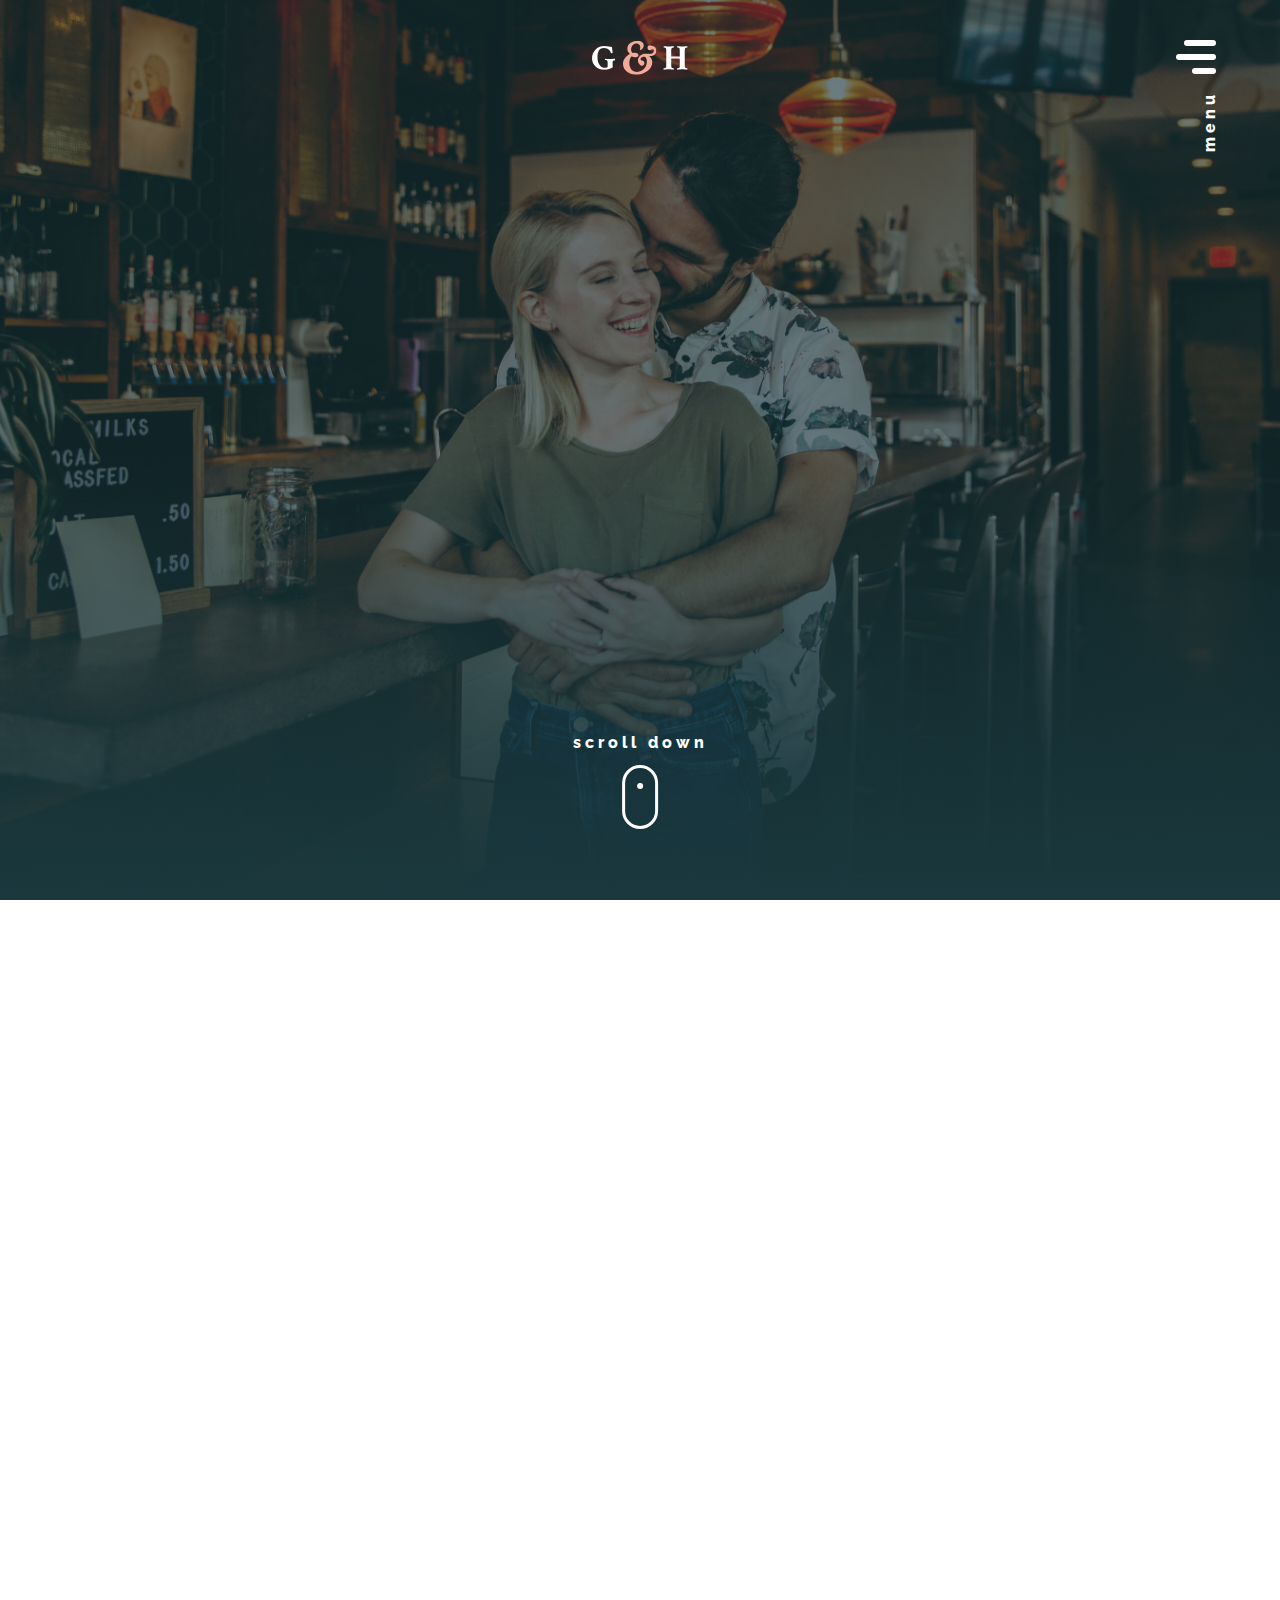
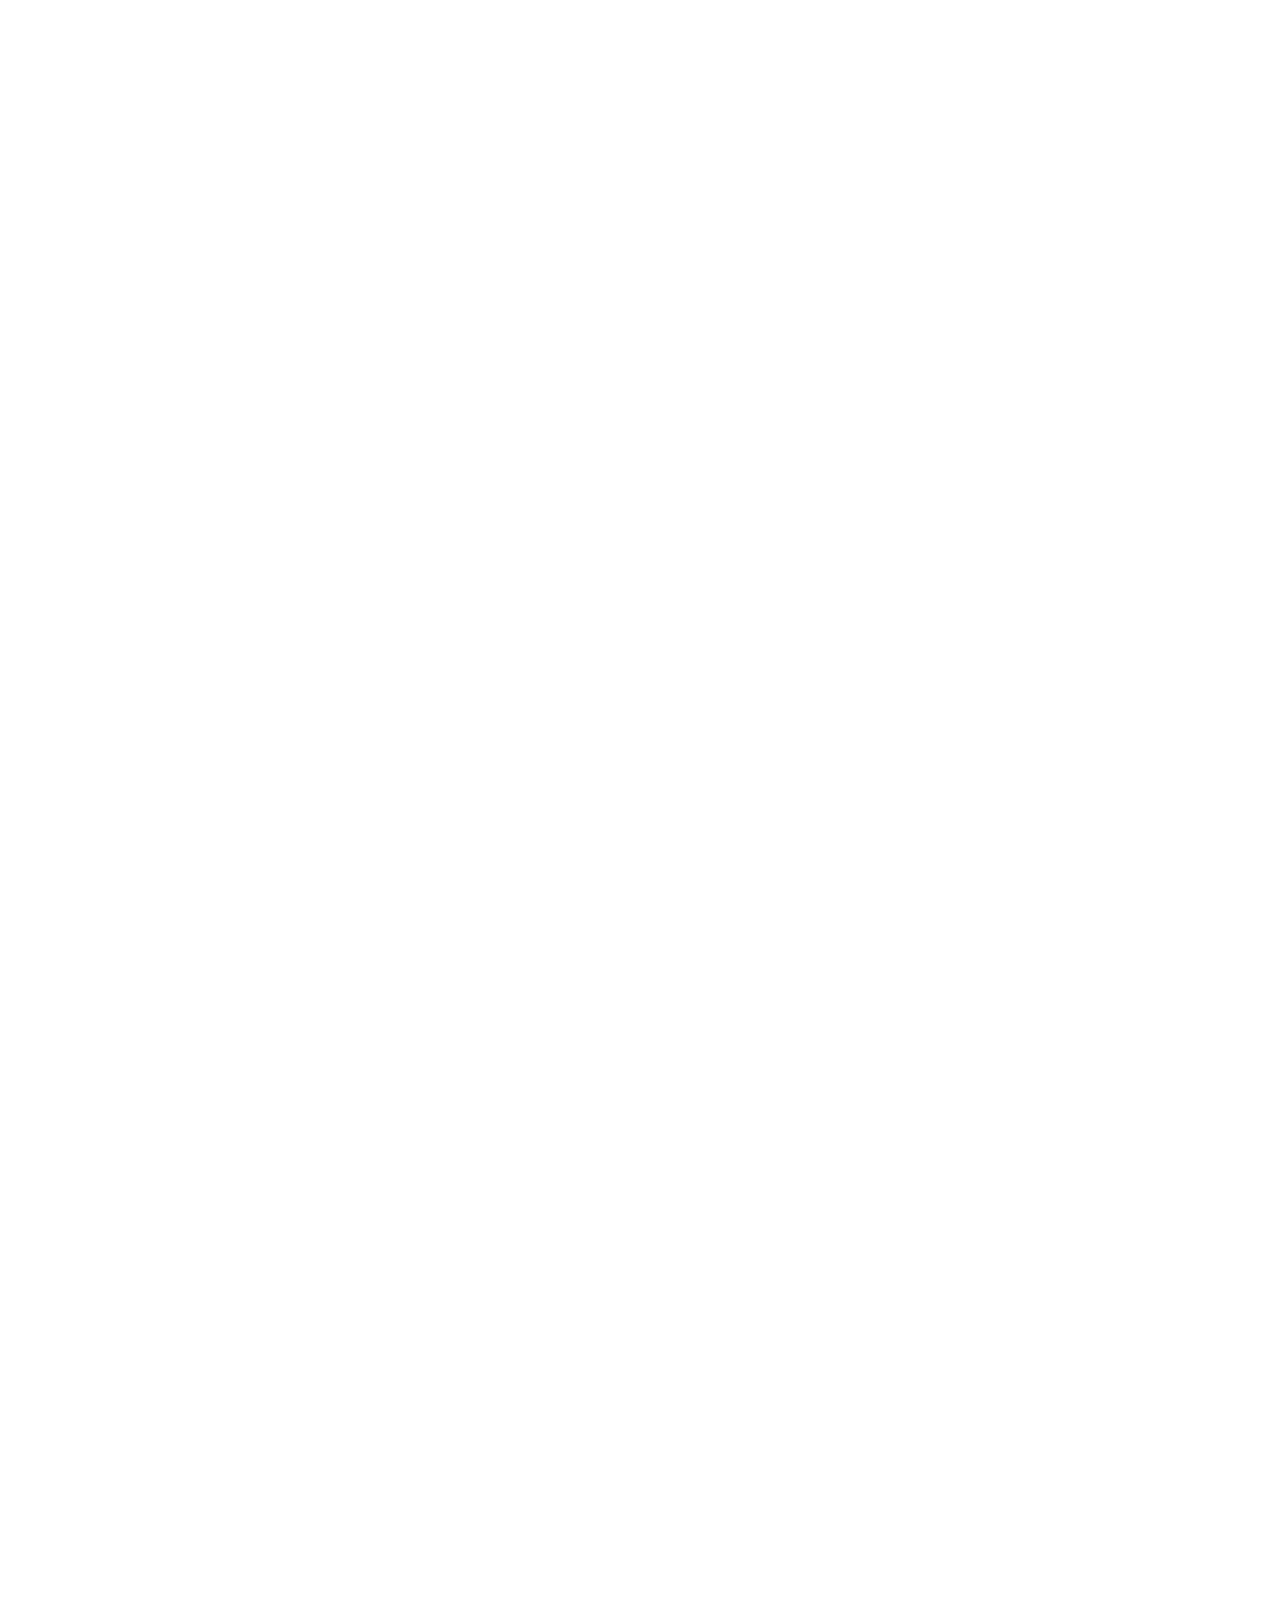
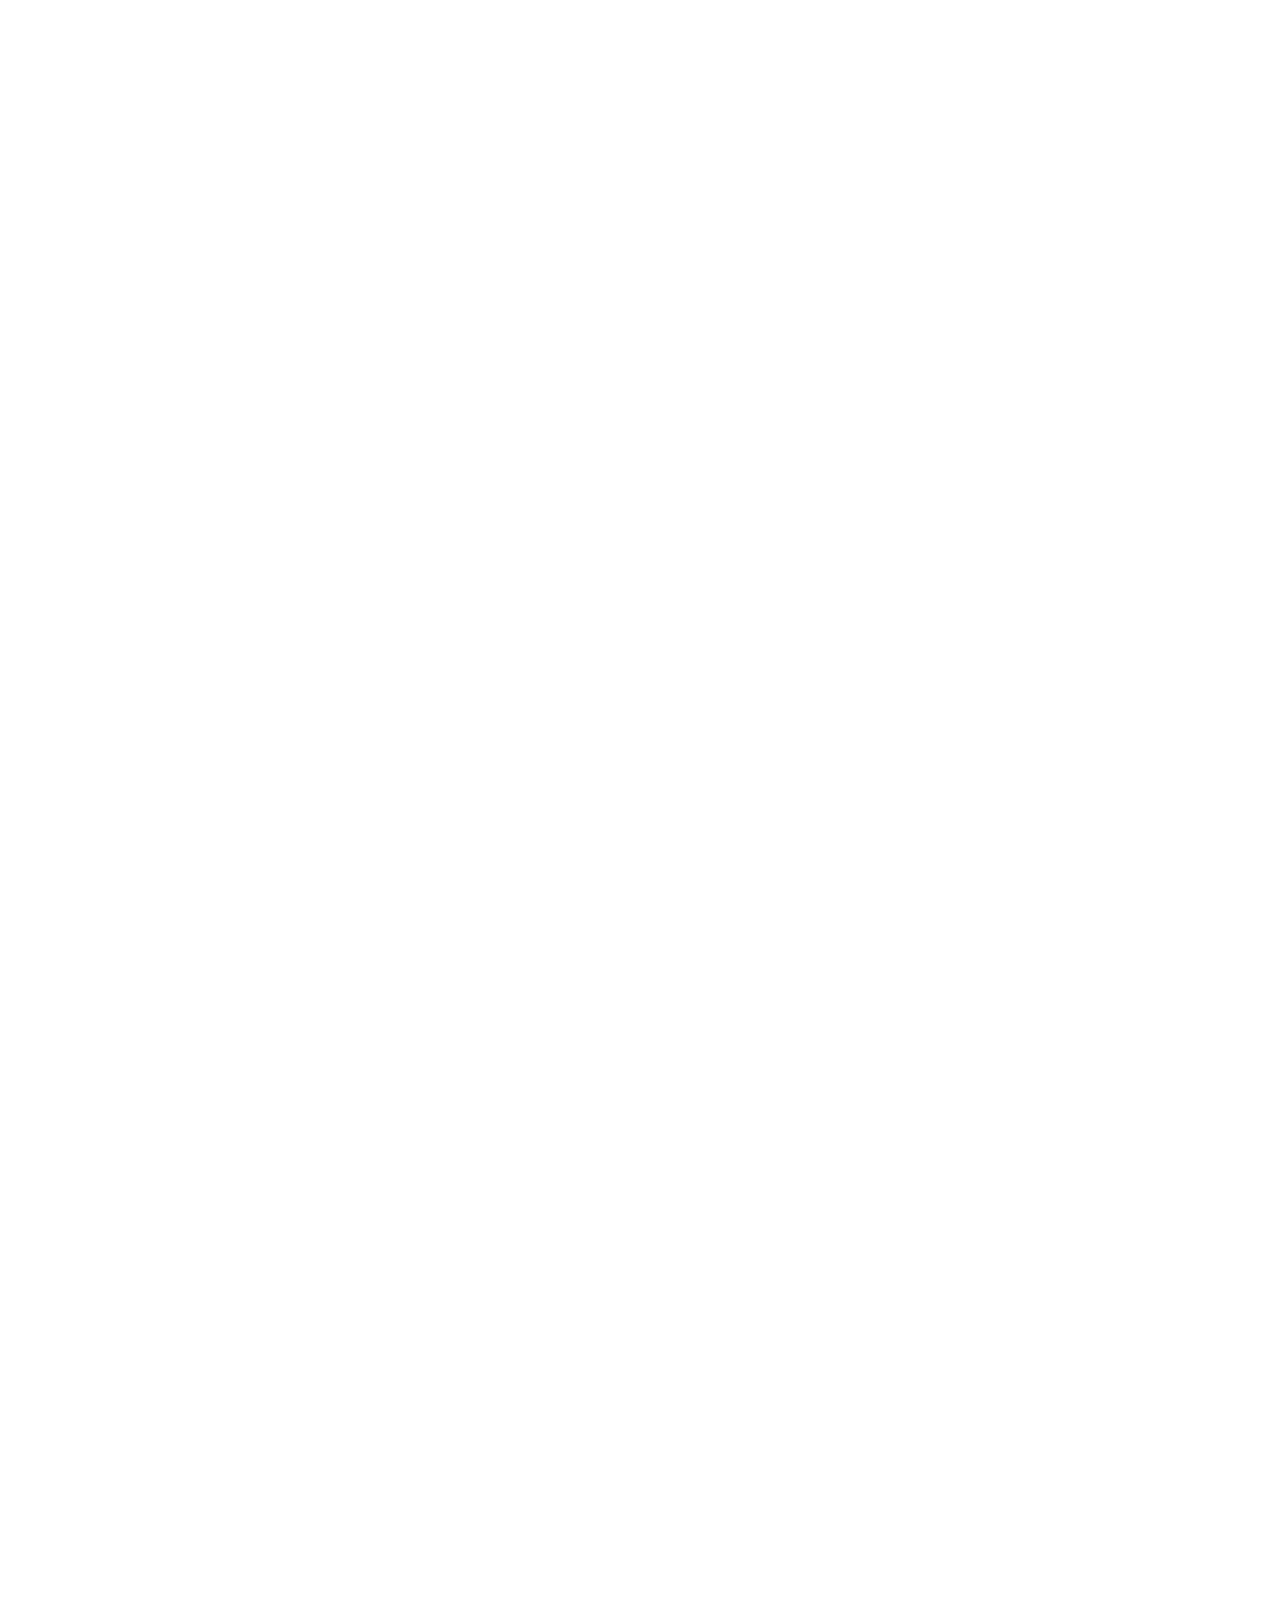
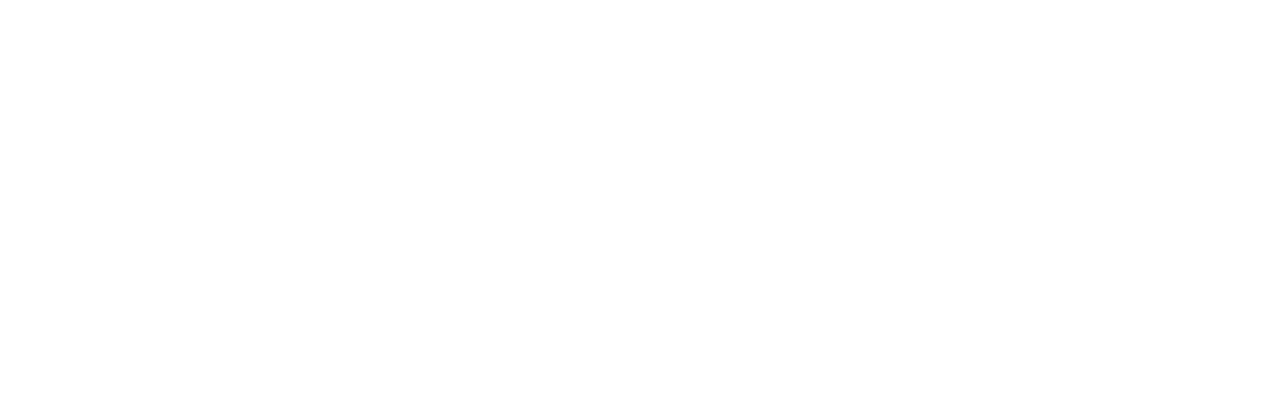
<file: index.html>
<!DOCTYPE html>
<html>
<head>
<title>Gabriel & Holyn</title>
<meta charset="UTF-8">
<meta name="viewport" content="width=device-width, initial-scale=1">
<link rel="stylesheet" href="_css/style.css" type="text/css">
<link rel="stylesheet" href="_css/bootstrap-grid.css" type="text/css">
<link rel="stylesheet" href="_css/animation.css" type="text/css">
<link rel="stylesheet" href="_css/responsive.css" type="text/css">
<link rel="icon" href="_assets/favicon.png" type='image/x-icon'>
<link href="https://fonts.googleapis.com/css?family=Crimson+Text:700|Raleway:400,800&display=swap" rel="stylesheet">
</head>
<body>
<div>

  <!-- Menu Overlay -->

  <div id="myNav" class="overlay">
    <div class="nav-header padding-right padding-left">
      <a href="index.html"><img class="logo" src="_assets/logo.svg"></a>
       <a href="javascript:void(0)" class="closebtn" onclick="closeNav()"><div class="hamburger-menu close-menu">
      <div class="hamburger">
          <div class="menu-close-line close-left"></div>
          <div class="menu-close-line close-right"></div>
        </div>
        <h3>close</h3>
      </div></a>
    </div>
    <div class="full-nav overlay-menu">
      <div class="nav h-center v-center-head nav-height">
        <ul class="space-between">
          <a href="gifts-and-more.html"><li class="nav-items main-nav">Gifts & More</li></a>
          <a href="photo-gallery.html"><li class="nav-items main-nav">Photo Gallery</li></a>
          <a href="venue-map.html"><li class="nav-items main-nav">Map of Venue</li></a>
          <li><h3 class="nav-item-sm main-nav"><a href="https://www.gofundme.com/gabe-and-holyn039s-honeymoon/donate?pc=wd_md_donate_r" target="
            ">Go Fund Me</a></h3></li>
        </ul>
      </div>
    </div>
  </div>

  <!-- Header -->

  <div class="header padding-right padding-left">
    <a href="index.html"><img class="logo" src="_assets/logo.svg"></a>
    <span onclick="openNav()"><div class="hamburger-menu open-menu">
      <div class="hamburger">
        <div class="menu-line menu-top"></div>
        <div class="menu-line menu-mid"></div>
        <div class="menu-line menu-bottom"></div>
      </div>
      <h3>menu</h3>
    </div></span>
  </div>

  <!-- RSVP Popup -->

  <div id="rsvp" class="">
    <div class="nav-header padding-right padding-left">
      <a href="index.html"><img class="logo" src="_assets/logo.svg"></a>
       <a href="javascript:void(0)" class="closebtn" onclick="closeRsvp()"><div class="hamburger-menu close-menu">
      <div class="hamburger">
          <div class="menu-close-line close-left"></div>
          <div class="menu-close-line close-right"></div>
        </div>
        <h3>close</h3>
      </div></a>
    </div>
    <div class="container-fluid rsvp-overlay">
      <div class="v-center-head">
        <div class="row">
          <div class="col-lg-12 h-center">
              <script type="text/javascript" src="http://app.rsvpify.com/embed/500237144" scrolling="yes"></script><script type="text/javascript" src="http://app.rsvpify.com/js/iframeResizer.min.js"></script><script type="text/javascript">iFrameResize({autoResize: true,checkOrigin: false,heightCalculationMethod: 'max', enablePublicMethods: true}, "#RSVPifyIFrame");</script>
          </div>
        </div>
      </div>
    </div>
  </div>

  <!-- Content -->

  <div class="jumbotron-fluid hero-section home-hero">
    <div class="col-6 h-center v-center-head">
        <h1 class="white-text fade-in fade-in-first">Gabe & Holyn Are Tying The
Knot In <span id="minutes" class="seconds-countdown"></span> Minutes.</h1>
        <span onclick="openRsvp()"><button class="white-button margin-top fade-in-second fade-in" id="myBtn">RSVP</button></span>
    </div>
    <div class="scroll-down h-center"><a href="#how-met">
      <h3 class="white-text">scroll down</h3>
      <div class="mouse-outline"><div class="mouse-animate mouse-circle"></div></div></a>
    </div>
  </div>
  <div class="container-fluid">

  <!-- How Met -->

      <div class="row large-section blue-background padding-left padding-right" id="how-met">
        <div class="col-lg-5">
          <div class="v-center">
            <h2 class="white-text">how we met</h2>
            <h1 class="pink-text">Long Story Short—We Met In Middle School.</h1>
            <p class="white-text">It was truly love at first… no, sorry, after, definitely after first sight.  While we met in middle school, we didn’t become friends until after college.  We started leading worship nights together at our church, and started dating shortly after. </p>
          </div>
        </div>
        <div class="col-lg-1"></div>
        <div class="col-lg-6">
          <img class="img-right h-center" src="_assets/flowers.jpg">
        </div>
      </div>

    <!-- When, Where -->

      <div class="row large-section green-background padding-left padding-right" id="when-where-wear">
        <div class="col-lg-3">
          <div class="v-center height-lg">
            <div class="row">
              <h2 class="dark-blue-text h-center">when, where & wear</h2>
              <h1 class="creme-text h-center">Black Tie Optional, Just Like Life.</h1>
            </div>
            <div class="row dark-blue-text">
              <div class="col-md-6 h-center">
                <img src="_assets/tie.svg" class="icon">
                <h5>Dress is<br>semiformal</h5>
              </div>
              <div class="col-md-6 h-center">
                <img src="_assets/shoe.svg" class="icon">
                <h5>Bring your<br>dancing shoes</h5>
              </div>
            </div>
          </div>
        </div>
        <div class="col-lg-6 padding-left padding-right">
          <div class="row v-center">
              <div class="col-lg-12">
                <img class="neidhammer" src="_assets/neidhammer.jpg">
              </div>
          </div>
        </div>
        <div class="col-lg-3">
          <div class="v-center height-lg">
            <h3 class="dark-blue-text">date</h3>
            <h4 class="creme-text">September 6, 2019</h4>
            <h3 class="dark-blue-text">time</h3>
            <h4 class="creme-text">6:30 PM</h4>
            <h3 class="dark-blue-text">venue</h3>
            <h4 class="creme-text">Neidhammer</h4>
            <a href="venue-map.html"><button class="blue-button directions">Map of Venue</button></a>
          </div>
        </div>
      </div>

    <!-- GoFund Honeymoon -->

      <div class="large-section row" id="gofund">
        <div class="col-xl-4 padding-left padding-right">
          <div class="row v-center height-xl">
            <div class="col-lg-12">
              <h2 class="dark-blue-text">choose the road less traveled</h2>
              <h1 class="pink-text">Donate To Our Honeymoon.</h1>
            </div>
            <div class="col-lg-12 dark-blue-text">
              <div class="row v-center">
                <div class="col-xl-2">
                  <img src="_assets/plane.svg" class="icon">
                </div>
                <div class="col-xl-10">
                  <h5 class="v-center">Desination: Nice, France</h5>
                </div>
              </div>
            </div>
            <div class="col-lg-12 dark-blue-text">
              <div class="row">
                <div class="col-xl-2">
                  <img src="_assets/gift.svg" class="icon">
                </div>
                <div class="col-xl-10">
                  <h5 class="v-center">Donate as an alternative to<br>the registry</h5>
                </div>
              </div>
            </div>
            <div class="col-lg-12">
              <a href="https://www.gofundme.com/gabe-and-holyn039s-honeymoon/donate?pc=wd_md_donate_r" target="
              "><button class="blue-button">GoFundMe</button></a>
            </div>
        </div>
      </div>
      <div class="col-xl-1"></div>
      <div class="col-xl-7">
        <img class="img-right" src="_assets/nice-map.jpg">
      </div>
    </div>

  <!-- Registry -->

    <div class="row small-section gray-background" id="registry">
        <div class="col-md-6 h-center">
          <h2 class="dark-blue-text">where we’re registered</h2>
          <h1 class="green-text">We Appreciate Your Generosity.</h1>
          <p class="dark-blue-text">(But please, someone buy us the oven mitts)</p>
          <div class="registry-logos row">
            <div id="target-logo" class="col-lg-4">
              <div class="v-center">
                <a href="https://www.target.com/gift-registry/giftgiver?registryId=d9e3ba3964d44bc69160508b38cc2871&type=WEDDING" target="_blank">
                  <img class="logo-item" src="_assets/target-logo.svg">
                </a>
              </div>
            </div>
            <div id="crateAndBarrel-logo" class="col-lg-4">
              <div class="v-center">
                <a href="https://www.crateandbarrel.com/gift-registry/holyn-jacobson-and-gabe-lindman/r5987145" target="_blank">
                  <img class="logo-item" src="_assets/crate-and-barrel-logo.svg">
                </a>
              </div>
            </div>
            <div id="westElm-logo" class="col-lg-4">
              <div class="v-center">
                <a href="https://www.westelm.com/m/registry/s7gbg6x697/registry-list.html" target="_blank">
                  <img class="logo-item" src="_assets/west-elm-logo.svg">
                </a>
              </div>
            </div>
          </div>
        </div>
      </div>
    <div class="registry-img-section medium-section row">
      <div class="col-lg-12">
        <div class="h-center registry-img margin-left margin-right"></div>
        <div class="gray-background overlap"></div>
      </div>
    </div>

    <!-- Footer -->

    <div class="row small-section footer-resp dark-blue-text padding-left padding-right" id="footer">

      <div class="col-lg-4">
        <div class="v-center footer-item-height">
          <div class="space-between">
            <h1>We Hope To See You There.</h1>
            <span onclick="openRsvp()"><button class="blue-button">RSVP</button></span>
          </div>
        </div>
      </div>

      <div class="col-lg-4">
        <div class="nav h-center v-center footer-item-height">
          <ul class="footer-nav space-between">
            <a href="gifts-and-more.html"><li class="nav-items">Gifts & More</li></a>
            <a href="photo-gallery.html"><li class="nav-items">Photo Gallery</li></a>
            <a href="venue-map.html"><li class="nav-items">Map of Venue</li></a>
            <li><h3 class="nav-item-sm"><a href="https://www.gofundme.com/gabe-and-holyn039s-honeymoon/donate?pc=wd_md_donate_r" target="_blank">Go Fund Me</a></h3></li>
          </ul>
        </div>
      </div>

      <div class="col-lg-4">
        <div class="footer-item-height v-center right-justify">
          <div class="space-between">
            <div class="right-justify">
              <img class="wordmark" src="_assets/wordmark.svg">
              <h3>Romans 12:9-13</h3>
            </div>
            <div class="right-justify">
              <h2 class="dark-blue-text footer-padding">#lindMANandWIFE</h2>
              <div class="social-icon footer-padding logo-footer-full">
                <div class="row social">
                  <div class="col-sm-6">
                    <a href="https://www.facebook.com/search/top/?q=%23lindmanandwife&epa=SEARCH_BOX" target="_blank"><svg class="facebook" height="35px" xmlns="http://www.w3.org/2000/svg" viewBox="0 0 50 50"><defs><style>.a{fill:#fff;}</style></defs><title>1024</title><circle cx="25" cy="25" r="25"/><path class="a" d="M32.44,26.88l.89-5.79H27.78V17.33c0-1.58.77-3.13,3.26-3.13h2.53V9.27a30.88,30.88,0,0,0-4.49-.39c-4.57,0-7.56,2.78-7.56,7.8v4.41H16.43v5.79h5.09v14a19.72,19.72,0,0,0,6.26,0v-14Z"/></svg></a>
                  </div>
                  <div class="col-sm-6">
                  <a href="https://www.instagram.com/explore/tags/lindmanandwife/" target="_blank"><svg class="instagram" height="35px" xmlns="http://www.w3.org/2000/svg" viewBox="0 0 50 50"><path d="M35.91,16.74a4.56,4.56,0,0,0-2.65-2.65,7.75,7.75,0,0,0-2.6-.49c-1.48-.06-1.92-.08-5.66-.08s-4.18,0-5.66.08a7.75,7.75,0,0,0-2.6.49,4.56,4.56,0,0,0-2.65,2.65,7.75,7.75,0,0,0-.49,2.6c-.06,1.48-.08,1.92-.08,5.66s0,4.18.08,5.66a7.75,7.75,0,0,0,.49,2.6,4.56,4.56,0,0,0,2.65,2.65,7.75,7.75,0,0,0,2.6.49c1.48.06,1.92.08,5.66.08s4.18,0,5.66-.08a7.75,7.75,0,0,0,2.6-.49,4.56,4.56,0,0,0,2.65-2.65,7.75,7.75,0,0,0,.49-2.6c.06-1.48.08-1.92.08-5.66s0-4.18-.08-5.66A7.75,7.75,0,0,0,35.91,16.74ZM25,32.19A7.19,7.19,0,1,1,32.19,25,7.19,7.19,0,0,1,25,32.19Zm7.47-13a1.68,1.68,0,1,1,1.68-1.68A1.69,1.69,0,0,1,32.47,19.21Z"/><path d="M25,0A25,25,0,1,0,50,25,25,25,0,0,0,25,0ZM38.92,30.77a10.5,10.5,0,0,1-.65,3.4,7.21,7.21,0,0,1-4.1,4.1,10.5,10.5,0,0,1-3.4.65C29.28,39,28.8,39,25,39s-4.28,0-5.77-.08a10.5,10.5,0,0,1-3.4-.65,7.21,7.21,0,0,1-4.1-4.1,10.5,10.5,0,0,1-.65-3.4C11,29.28,11,28.8,11,25s0-4.28.08-5.77a10.5,10.5,0,0,1,.65-3.4,7.21,7.21,0,0,1,4.1-4.1,10.5,10.5,0,0,1,3.4-.65C20.72,11,21.2,11,25,11s4.28,0,5.77.08a10.5,10.5,0,0,1,3.4.65,7.21,7.21,0,0,1,4.1,4.1,10.5,10.5,0,0,1,.65,3.4C39,20.72,39,21.2,39,25S39,29.28,38.92,30.77Z"/><circle cx="25" cy="25" r="4.67"/></svg></a>
                  </div>
                </div>
              </div>
            </div>
            <div class="copyright">
              <span class="small-text">© All rights reserved. Gabriel Lindman. 2019.</span>
            </div>
          </div>
        </div>
     </div>

    </div>

  </div>
<script src="_js/script.js"></script>
</body>
</html>
</file>
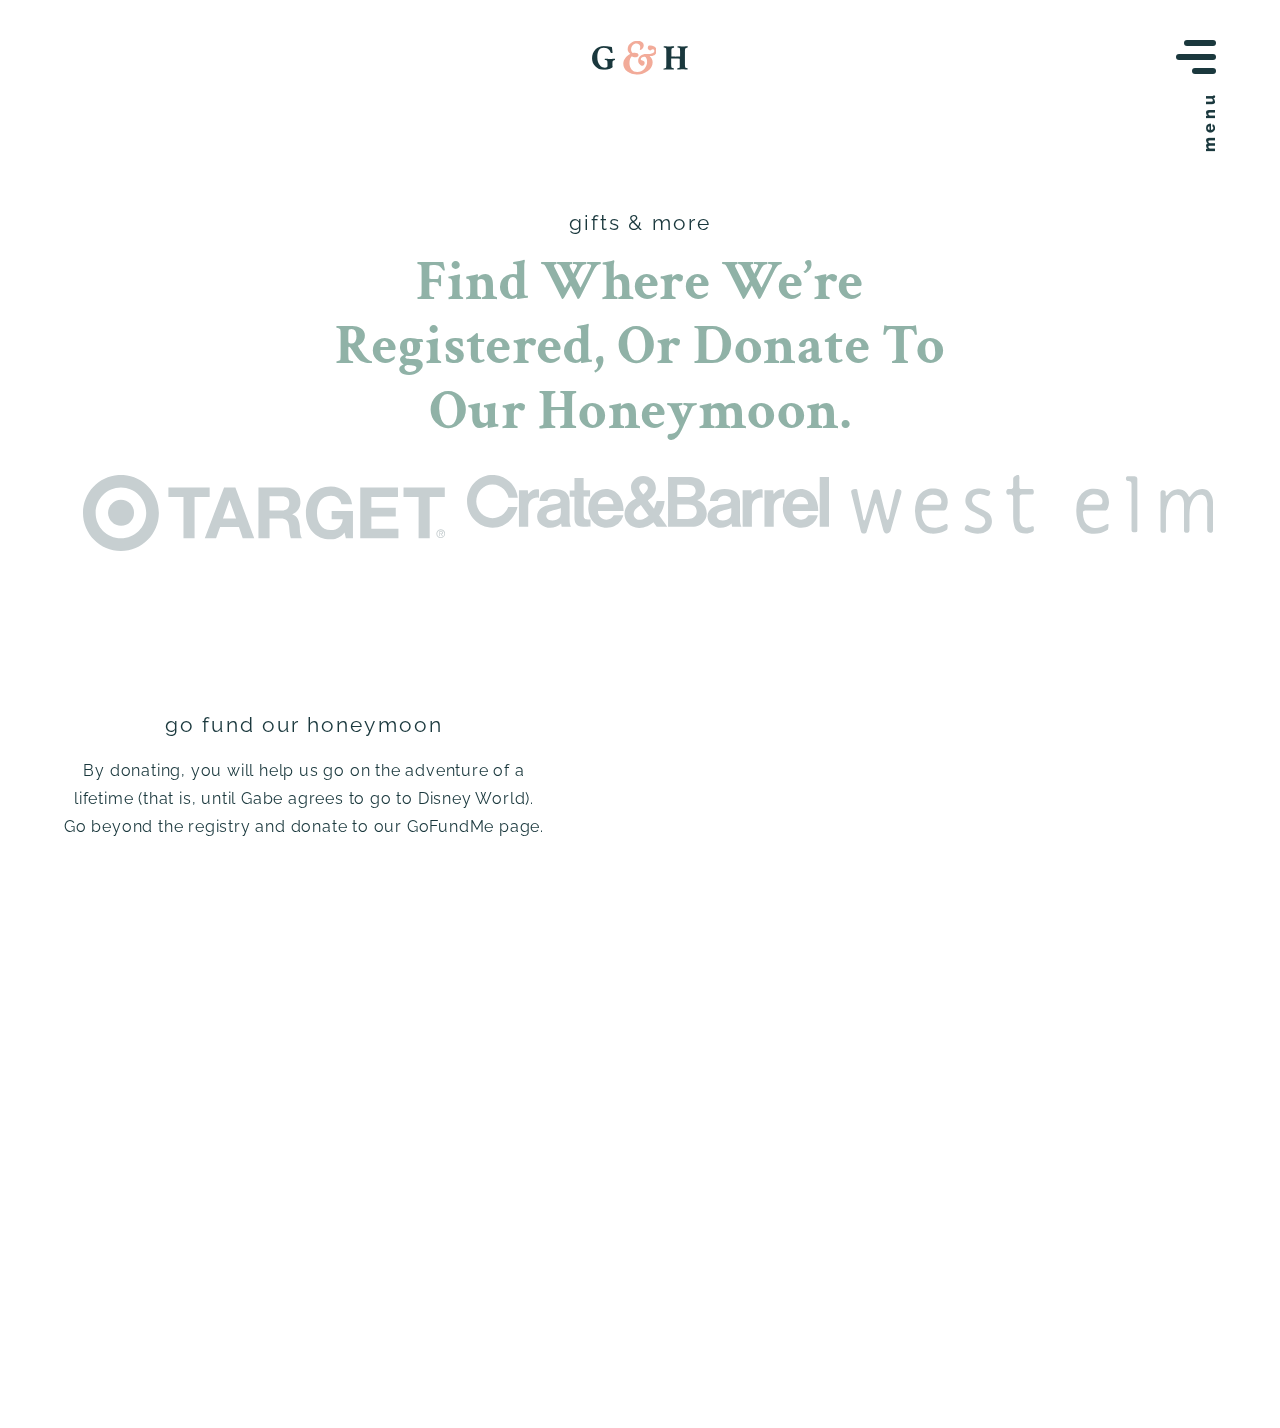
<file: gifts-and-more.html>
<!DOCTYPE html>
<html>
<head>
<title>Gabriel & Holyn | Gifts & More</title>
<meta name="viewport" content="width=device-width, initial-scale=1">
<link rel="stylesheet" href="_css/style.css">
<link rel="stylesheet" href="_css/bootstrap-grid.css">
<link rel="stylesheet" href="_css/animation.css">
<link rel="stylesheet" href="_css/responsive.css">
<link rel="icon" href="_assets/favicon.png" type='image/x-icon'>
<link href="https://fonts.googleapis.com/css?family=Crimson+Text:700|Raleway:400,800&display=swap" rel="stylesheet">
</head>
<body>

  <!-- Menu Overlay -->

  <div id="myNav" class="overlay">
    <div class="nav-header padding-right padding-left">
      <a href="index.html"><img class="logo" src="_assets/logo.svg"></a>
       <a href="javascript:void(0)" class="closebtn" onclick="closeNav()"><div class="hamburger-menu close-menu">
      <div class="hamburger">
          <div class="menu-close-line close-left"></div>
          <div class="menu-close-line close-right"></div>
        </div>
        <h3>close</h3>
      </div></a>
    </div>
    <div class="full-nav overlay-menu">
      <div class="nav h-center v-center-head nav-height">
        <ul class="space-between">
          <a href="gifts-and-more.html"><li class="nav-items main-nav">Gifts & More</li></a>
          <a href="photo-gallery.html"><li class="nav-items main-nav">Photo Gallery</li></a>
          <a href="venue-map.html"><li class="nav-items main-nav">Map of Venue</li></a>
          <li><h3 class="nav-item-sm main-nav"><a href="https://www.gofundme.com/gabe-and-holyn039s-honeymoon/donate?pc=wd_md_donate_r" target="
            ">Go Fund Me</a></h3></li>
        </ul>
      </div>
    </div>
  </div>

  <!-- Header -->

  <div class="header padding-right padding-left">
    <a href="index.html"><img class="logo" src="_assets/logo-dark.svg"></a>
    <span onclick="openNav()"><div class="hamburger-menu-dark open-menu">
      <div class="hamburger">
        <div class="menu-line-dark menu-top"></div>
        <div class="menu-line-dark menu-mid"></div>
        <div class="menu-line-dark menu-bottom"></div>
      </div>
      <h3>menu</h3>
    </div></span>
  </div>

  <!-- RSVP Popup -->

  <div id="rsvp" class="">
    <div class="nav-header padding-right padding-left">
      <a href="index.html"><img class="logo" src="_assets/logo.svg"></a>
       <a href="javascript:void(0)" class="closebtn" onclick="closeRsvp()"><div class="hamburger-menu close-menu">
      <div class="hamburger">
          <div class="menu-close-line close-left"></div>
          <div class="menu-close-line close-right"></div>
        </div>
        <h3>close</h3>
      </div></a>
    </div>
    <div class="container-fluid rsvp-overlay">
      <div class="v-center-head">
        <div class="row">
          <div class="col-lg-12 h-center">
              <script type="text/javascript" src="http://app.rsvpify.com/embed/500237144" scrolling="yes"></script><script type="text/javascript" src="http://app.rsvpify.com/js/iframeResizer.min.js"></script><script type="text/javascript">iFrameResize({autoResize: true,checkOrigin: false,heightCalculationMethod: 'max', enablePublicMethods: true}, "#RSVPifyIFrame");</script>
          </div>
        </div>
      </div>
    </div>
  </div>

  <!-- Content -->

  <div class="small-section v-center-head">
    <div class="col-6 h-center">
      <h2 class="dark-blue-text">gifts & more</h2>
      <h1 class="green-text">Find Where We’re Registered, Or Donate To Our Honeymoon.</h1>
    </div>
  </div>
  <div class="container-fluid">
    <div class="row padding-left padding-right registry-logos">
      <div class="col-lg-4 h-center v-center"><a href="https://www.target.com/gift-registry/giftgiver?registryId=d9e3ba3964d44bc69160508b38cc2871&type=WEDDING" target="_blank"><img class="logo-item-large" id="target-logo" src="_assets/target-logo.svg"></a></div>
      <div class="col-lg-4 h-center v-center"><a href="https://www.crateandbarrel.com/gift-registry/holyn-jacobson-and-gabe-lindman/r5987145" target="_blank"><img class="logo-item-large" id="crateAndBarrel-logo" src="_assets/crate-and-barrel-logo.svg"></a></div>
      <div class="col-lg-4 h-center v-center"><a href="https://www.westelm.com/m/registry/s7gbg6x697/registry-list.html" target="_blank"><img class="logo-item-large" id="westElm-logo" src="_assets/west-elm-logo.svg"></a></div>
    </div>
    <div class="row padding-left padding-right margin-top">
      <div class="col-lg-5">
        <div>
          <h2 class="dark-blue-text h-center sub-header">go fund our honeymoon</h2>
          <p class="dark-blue-text h-center">By donating, you will help us go on the adventure of a lifetime (that is, until Gabe agrees to go to Disney World).  Go beyond the registry and donate to our GoFundMe page.</p>
        </div>
      </div>
      <div class="col-lg-7">
        <div class="v-center">
        <embed height="250px" width="100%" src="https://www.gofundme.com/mvc.php?route=widgets/mediawidget&fund=gabe-and-holyn039s-honeymoon&=1&coinfo=1&preview=1" type="text/html"></embed>
      </div>
      </div>
    </div>
  </div>




  <!-- Footer -->

  <div class="row small-section footer-resp dark-blue-text padding-left padding-right" id="footer">

    <div class="col-lg-4">
      <div class="v-center footer-item-height">
        <div class="space-between">
          <h1>We Hope To See You There.</h1>
          <span onclick="openRsvp()"><button class="blue-button">RSVP</button></span>
        </div>
      </div>
    </div>

    <div class="col-lg-4">
      <div class="nav h-center v-center footer-item-height">
        <ul class="footer-nav space-between">
          <a href="gifts-and-more.html"><li class="nav-items">Gifts & More</li></a>
          <a href="photo-gallery.html"><li class="nav-items">Photo Gallery</li></a>
          <a href="venue-map.html"><li class="nav-items">Map of Venue</li></a>
          <li><h3 class="nav-item-sm"><a href="https://www.gofundme.com/gabe-and-holyn039s-honeymoon/donate?pc=wd_md_donate_r" target="_blank">Go Fund Me</a></h3></li>
        </ul>
      </div>
    </div>

    <div class="col-lg-4">
      <div class="footer-item-height v-center right-justify">
        <div class="space-between">
          <div class="right-justify">
            <img class="wordmark" src="_assets/wordmark.svg">
            <h3>Romans 12:9-13</h3>
          </div>
          <div class="right-justify">
            <h2 class="dark-blue-text footer-padding">#lindMANandWIFE</h2>
            <div class="social-icon footer-padding logo-footer-full">
              <div class="row social">
                <div class="col-sm-6">
                  <a href="https://www.facebook.com/search/top/?q=%23lindmanandwife&epa=SEARCH_BOX" target="_blank"><svg class="facebook" height="35px" xmlns="http://www.w3.org/2000/svg" viewBox="0 0 50 50"><defs><style>.a{fill:#fff;}</style></defs><title>1024</title><circle cx="25" cy="25" r="25"/><path class="a" d="M32.44,26.88l.89-5.79H27.78V17.33c0-1.58.77-3.13,3.26-3.13h2.53V9.27a30.88,30.88,0,0,0-4.49-.39c-4.57,0-7.56,2.78-7.56,7.8v4.41H16.43v5.79h5.09v14a19.72,19.72,0,0,0,6.26,0v-14Z"/></svg></a>
                </div>
                <div class="col-sm-6">
                <a href="https://www.instagram.com/explore/tags/lindmanandwife/" target="_blank"><svg class="instagram" height="35px" xmlns="http://www.w3.org/2000/svg" viewBox="0 0 50 50"><path d="M35.91,16.74a4.56,4.56,0,0,0-2.65-2.65,7.75,7.75,0,0,0-2.6-.49c-1.48-.06-1.92-.08-5.66-.08s-4.18,0-5.66.08a7.75,7.75,0,0,0-2.6.49,4.56,4.56,0,0,0-2.65,2.65,7.75,7.75,0,0,0-.49,2.6c-.06,1.48-.08,1.92-.08,5.66s0,4.18.08,5.66a7.75,7.75,0,0,0,.49,2.6,4.56,4.56,0,0,0,2.65,2.65,7.75,7.75,0,0,0,2.6.49c1.48.06,1.92.08,5.66.08s4.18,0,5.66-.08a7.75,7.75,0,0,0,2.6-.49,4.56,4.56,0,0,0,2.65-2.65,7.75,7.75,0,0,0,.49-2.6c.06-1.48.08-1.92.08-5.66s0-4.18-.08-5.66A7.75,7.75,0,0,0,35.91,16.74ZM25,32.19A7.19,7.19,0,1,1,32.19,25,7.19,7.19,0,0,1,25,32.19Zm7.47-13a1.68,1.68,0,1,1,1.68-1.68A1.69,1.69,0,0,1,32.47,19.21Z"/><path d="M25,0A25,25,0,1,0,50,25,25,25,0,0,0,25,0ZM38.92,30.77a10.5,10.5,0,0,1-.65,3.4,7.21,7.21,0,0,1-4.1,4.1,10.5,10.5,0,0,1-3.4.65C29.28,39,28.8,39,25,39s-4.28,0-5.77-.08a10.5,10.5,0,0,1-3.4-.65,7.21,7.21,0,0,1-4.1-4.1,10.5,10.5,0,0,1-.65-3.4C11,29.28,11,28.8,11,25s0-4.28.08-5.77a10.5,10.5,0,0,1,.65-3.4,7.21,7.21,0,0,1,4.1-4.1,10.5,10.5,0,0,1,3.4-.65C20.72,11,21.2,11,25,11s4.28,0,5.77.08a10.5,10.5,0,0,1,3.4.65,7.21,7.21,0,0,1,4.1,4.1,10.5,10.5,0,0,1,.65,3.4C39,20.72,39,21.2,39,25S39,29.28,38.92,30.77Z"/><circle cx="25" cy="25" r="4.67"/></svg></a>
                </div>
              </div>
            </div>
          </div>
          <div class="copyright">
            <span class="small-text">© All rights reserved. Gabriel Lindman. 2019.</span>
          </div>
        </div>
      </div>
   </div>

  </div>
<script src="_js/script.js"></script>
</body>
</html>
</file>
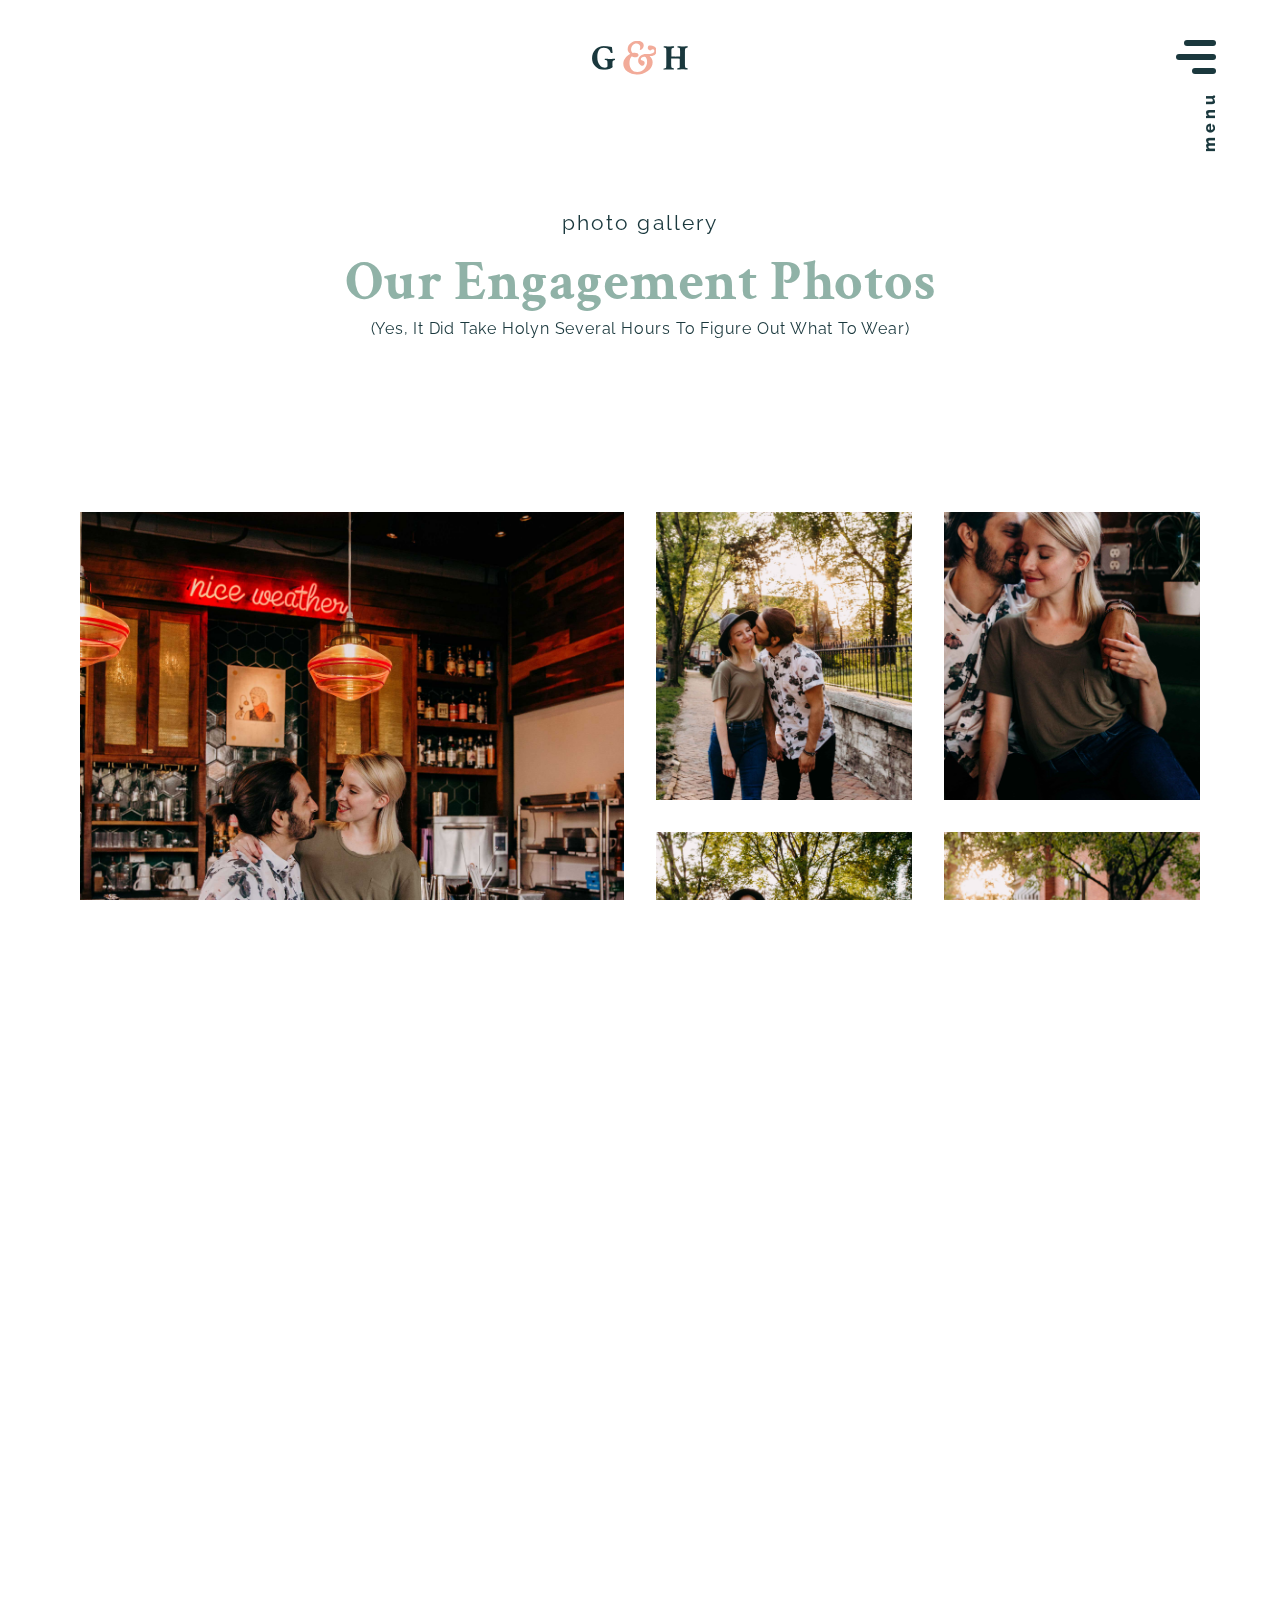
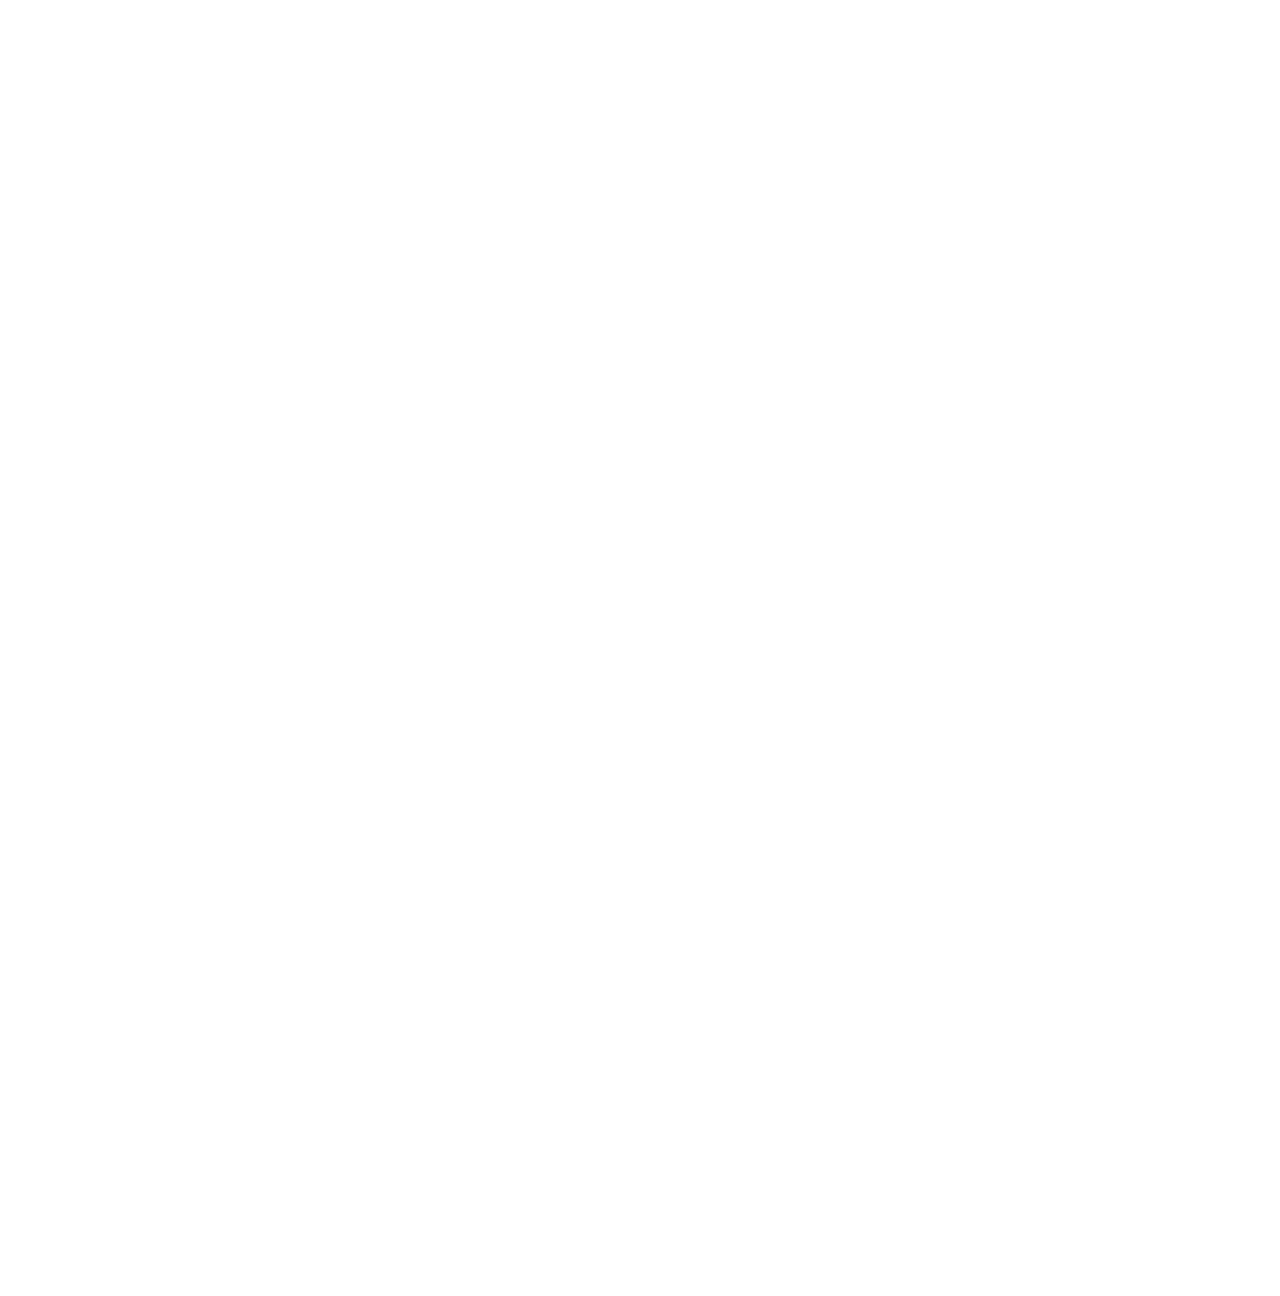
<file: photo-gallery.html>
<!DOCTYPE html>
<html>
<head>
  <title>Gabriel & Holyn | Photo Gallery</title>
  <meta name="viewport" content="width=device-width, initial-scale=1">
  <link rel="stylesheet" href="_css/style.css">
  <link rel="stylesheet" href="_css/bootstrap-grid.css">
  <link rel="stylesheet" href="_css/animation.css">
  <link rel="stylesheet" href="_css/responsive.css">
  <link rel="icon" href="_assets/favicon.png" type='image/x-icon'>
  <link href="https://fonts.googleapis.com/css?family=Crimson+Text:700|Raleway:400,800&display=swap" rel="stylesheet">
  </head>
  <body>

    <!-- Menu Overlay -->

    <div id="myNav" class="overlay">
      <div class="nav-header padding-right padding-left">
        <a href="index.html"><img class="logo" src="_assets/logo.svg"></a>
         <a href="javascript:void(0)" class="closebtn" onclick="closeNav()"><div class="hamburger-menu close-menu">
        <div class="hamburger">
            <div class="menu-close-line close-left"></div>
            <div class="menu-close-line close-right"></div>
          </div>
          <h3>close</h3>
        </div></a>
      </div>
      <div class="full-nav overlay-menu">
        <div class="nav h-center v-center-head nav-height">
          <ul class="space-between">
            <a href="gifts-and-more.html"><li class="nav-items main-nav">Gifts & More</li></a>
            <a href="photo-gallery.html"><li class="nav-items main-nav">Photo Gallery</li></a>
            <a href="venue-map.html"><li class="nav-items main-nav">Map of Venue</li></a>
            <li><h3 class="nav-item-sm main-nav"><a href="https://www.gofundme.com/gabe-and-holyn039s-honeymoon/donate?pc=wd_md_donate_r" target="
              ">Go Fund Me</a></h3></li>
          </ul>
        </div>
      </div>
    </div>

    <!-- Header -->

    <div class="header padding-right padding-left">
      <a href="index.html"><img class="logo" src="_assets/logo-dark.svg"></a>
      <span onclick="openNav()"><div class="hamburger-menu-dark open-menu">
        <div class="hamburger">
          <div class="menu-line-dark menu-top"></div>
          <div class="menu-line-dark menu-mid"></div>
          <div class="menu-line-dark menu-bottom"></div>
        </div>
        <h3>menu</h3>
      </div></span>
    </div>

    <!-- RSVP Popup -->

    <div id="rsvp" class="">
      <div class="nav-header padding-right padding-left">
        <a href="index.html"><img class="logo" src="_assets/logo.svg"></a>
         <a href="javascript:void(0)" class="closebtn" onclick="closeRsvp()"><div class="hamburger-menu close-menu">
        <div class="hamburger">
            <div class="menu-close-line close-left"></div>
            <div class="menu-close-line close-right"></div>
          </div>
          <h3>close</h3>
        </div></a>
      </div>
      <div class="container-fluid rsvp-overlay">
        <div class="v-center-head">
          <div class="row">
            <div class="col-lg-12 h-center">
                <script type="text/javascript" src="http://app.rsvpify.com/embed/500237144" scrolling="yes"></script><script type="text/javascript" src="http://app.rsvpify.com/js/iframeResizer.min.js"></script><script type="text/javascript">iFrameResize({autoResize: true,checkOrigin: false,heightCalculationMethod: 'max', enablePublicMethods: true}, "#RSVPifyIFrame");</script>
            </div>
          </div>
        </div>
      </div>
    </div>

    <!-- Content -->

    <div class="small-section v-center-head">
      <div class="col-6 h-center">
        <h2 class="dark-blue-text">photo gallery</h2>
        <h1 class="green-text">Our Engagement Photos</h1>
        <p class="dark-blue-text">(Yes, It Did Take Holyn Several Hours To Figure Out What To Wear)</p>
      </div>
    </div>

    <!-- Gallery -->

    <div class="padding-left padding-right">
      <div class="row gallery-height">
        <div class="col-lg-6 padding">
          <div class="image-1"></div>
        </div>
        <div class="col-lg-6">
          <div class="row gallery-height-small">
            <div class="col-lg-6 padding">
              <div class="image-2"></div>
            </div>
            <div class="col-lg-6 padding">
              <div class="image-3"></div>
            </div>
          </div>
          <div class="row gallery-height-small">
            <div class="col-lg-6 padding">
              <div class="image-4"></div>
            </div>
            <div class="col-lg-6 padding">
              <div class="image-5"></div>
            </div>
          </div>
        </div>
      </div>
      <div class="row gallery-height">
        <div class="col-lg-6">
          <div class="row gallery-height-small">
            <div class="col-lg-6 padding">
              <div class="image-6"></div>
            </div>
            <div class="col-lg-6 padding">
              <div class="image-7"></div>
            </div>
          </div>
          <div class="row gallery-height-small">
            <div class="col-lg-6 padding">
              <div class="image-8"></div>
            </div>
            <div class="col-lg-6 padding">
              <div class="image-9"></div>
            </div>
          </div>
        </div>
        <div class="col-lg-6 padding">
          <div class="image-10"></div>
        </div>
      </div>
      <div class="row gallery-height">
        <div class="col-lg-6 padding">
          <div class="image-11"></div>
        </div>
        <div class="col-lg-6">
          <div class="row gallery-height-small">
            <div class="col-lg-6 padding">
              <div class="image-12"></div>
            </div>
            <div class="col-lg-6 padding">
              <div class="image-13"></div>
            </div>
          </div>
          <div class="row gallery-height-small">
            <div class="col-lg-6 padding">
              <div class="image-14"></div>
            </div>
            <div class="col-lg-6 padding">
              <div class="image-15"></div>
            </div>
          </div>
        </div>
      </div>


    </div>

    <!-- Footer -->

    <div class="row small-section footer-resp dark-blue-text padding-left padding-right" id="footer">

      <div class="col-lg-4">
        <div class="v-center footer-item-height">
          <div class="space-between">
            <h1>We Hope To See You There.</h1>
            <span onclick="openRsvp()"><button class="blue-button">RSVP</button></span>
          </div>
        </div>
      </div>

      <div class="col-lg-4">
        <div class="nav h-center v-center footer-item-height">
          <ul class="footer-nav space-between">
            <a href="gifts-and-more.html"><li class="nav-items">Gifts & More</li></a>
            <a href="photo-gallery.html"><li class="nav-items">Photo Gallery</li></a>
            <a href="venue-map.html"><li class="nav-items">Map of Venue</li></a>
            <li><h3 class="nav-item-sm"><a href="https://www.gofundme.com/gabe-and-holyn039s-honeymoon/donate?pc=wd_md_donate_r" target="_blank">Go Fund Me</a></h3></li>
          </ul>
        </div>
      </div>

      <div class="col-lg-4">
        <div class="footer-item-height v-center right-justify">
          <div class="space-between">
            <div class="right-justify">
              <img class="wordmark" src="_assets/wordmark.svg">
              <h3>Romans 12:9-13</h3>
            </div>
            <div class="right-justify">
              <h2 class="dark-blue-text footer-padding">#lindMANandWIFE</h2>
              <div class="social-icon footer-padding logo-footer-full">
                <div class="row social">
                  <div class="col-sm-6">
                    <a href="https://www.facebook.com/search/top/?q=%23lindmanandwife&epa=SEARCH_BOX" target="_blank"><svg class="facebook" height="35px" xmlns="http://www.w3.org/2000/svg" viewBox="0 0 50 50"><defs><style>.a{fill:#fff;}</style></defs><title>1024</title><circle cx="25" cy="25" r="25"/><path class="a" d="M32.44,26.88l.89-5.79H27.78V17.33c0-1.58.77-3.13,3.26-3.13h2.53V9.27a30.88,30.88,0,0,0-4.49-.39c-4.57,0-7.56,2.78-7.56,7.8v4.41H16.43v5.79h5.09v14a19.72,19.72,0,0,0,6.26,0v-14Z"/></svg></a>
                  </div>
                  <div class="col-sm-6">
                  <a href="https://www.instagram.com/explore/tags/lindmanandwife/" target="_blank"><svg class="instagram" height="35px" xmlns="http://www.w3.org/2000/svg" viewBox="0 0 50 50"><path d="M35.91,16.74a4.56,4.56,0,0,0-2.65-2.65,7.75,7.75,0,0,0-2.6-.49c-1.48-.06-1.92-.08-5.66-.08s-4.18,0-5.66.08a7.75,7.75,0,0,0-2.6.49,4.56,4.56,0,0,0-2.65,2.65,7.75,7.75,0,0,0-.49,2.6c-.06,1.48-.08,1.92-.08,5.66s0,4.18.08,5.66a7.75,7.75,0,0,0,.49,2.6,4.56,4.56,0,0,0,2.65,2.65,7.75,7.75,0,0,0,2.6.49c1.48.06,1.92.08,5.66.08s4.18,0,5.66-.08a7.75,7.75,0,0,0,2.6-.49,4.56,4.56,0,0,0,2.65-2.65,7.75,7.75,0,0,0,.49-2.6c.06-1.48.08-1.92.08-5.66s0-4.18-.08-5.66A7.75,7.75,0,0,0,35.91,16.74ZM25,32.19A7.19,7.19,0,1,1,32.19,25,7.19,7.19,0,0,1,25,32.19Zm7.47-13a1.68,1.68,0,1,1,1.68-1.68A1.69,1.69,0,0,1,32.47,19.21Z"/><path d="M25,0A25,25,0,1,0,50,25,25,25,0,0,0,25,0ZM38.92,30.77a10.5,10.5,0,0,1-.65,3.4,7.21,7.21,0,0,1-4.1,4.1,10.5,10.5,0,0,1-3.4.65C29.28,39,28.8,39,25,39s-4.28,0-5.77-.08a10.5,10.5,0,0,1-3.4-.65,7.21,7.21,0,0,1-4.1-4.1,10.5,10.5,0,0,1-.65-3.4C11,29.28,11,28.8,11,25s0-4.28.08-5.77a10.5,10.5,0,0,1,.65-3.4,7.21,7.21,0,0,1,4.1-4.1,10.5,10.5,0,0,1,3.4-.65C20.72,11,21.2,11,25,11s4.28,0,5.77.08a10.5,10.5,0,0,1,3.4.65,7.21,7.21,0,0,1,4.1,4.1,10.5,10.5,0,0,1,.65,3.4C39,20.72,39,21.2,39,25S39,29.28,38.92,30.77Z"/><circle cx="25" cy="25" r="4.67"/></svg></a>
                  </div>
                </div>
              </div>
            </div>
            <div class="copyright">
              <span class="small-text">© All rights reserved. Gabriel Lindman. 2019.</span>
            </div>
          </div>
        </div>
     </div>

    </div>
  <script src="_js/script.js"></script>
  </body>
</html>
</file>
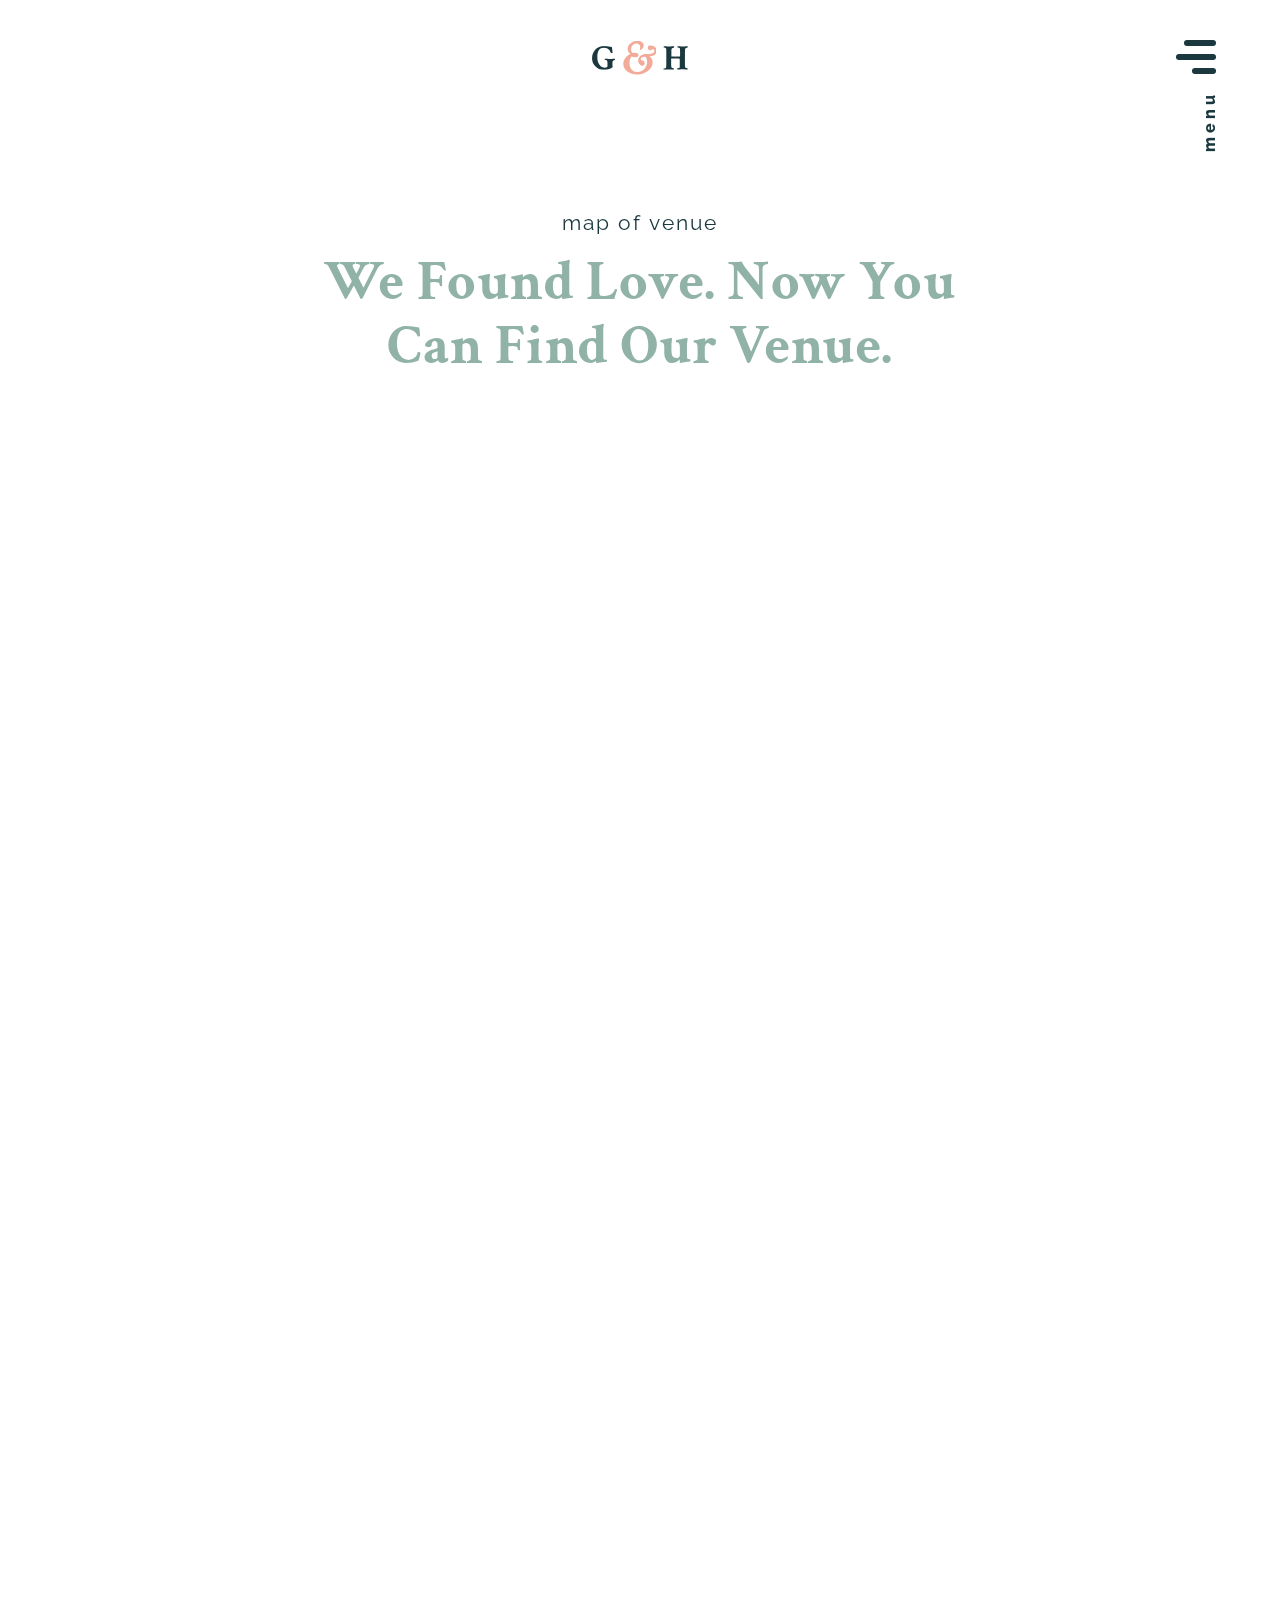
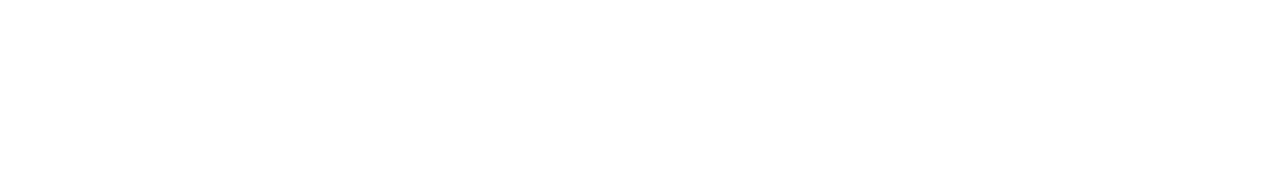
<file: venue-map.html>
<!DOCTYPE html>
<html>
<head>
<title>Gabriel & Holyn | Map of Venue</title>
<meta name="viewport" content="width=device-width, initial-scale=1">
<link rel="stylesheet" href="_css/style.css">
<link rel="stylesheet" href="_css/bootstrap-grid.css">
<link rel="stylesheet" href="_css/animation.css">
<link rel="stylesheet" href="_css/responsive.css">
<link rel="icon" href="_assets/favicon.png" type='image/x-icon'>
<link href="https://fonts.googleapis.com/css?family=Crimson+Text:700|Raleway:400,800&display=swap" rel="stylesheet">
</head>
<body>

  <!-- Menu Overlay -->

  <div id="myNav" class="overlay">
    <div class="nav-header padding-right padding-left">
      <a href="index.html"><img class="logo" src="_assets/logo.svg"></a>
       <a href="javascript:void(0)" class="closebtn" onclick="closeNav()"><div class="hamburger-menu close-menu">
      <div class="hamburger">
          <div class="menu-close-line close-left"></div>
          <div class="menu-close-line close-right"></div>
        </div>
        <h3>close</h3>
      </div></a>
    </div>
    <div class="full-nav overlay-menu">
      <div class="nav h-center v-center-head nav-height">
        <ul class="space-between">
          <a href="gifts-and-more.html"><li class="nav-items main-nav">Gifts & More</li></a>
          <a href="photo-gallery.html"><li class="nav-items main-nav">Photo Gallery</li></a>
          <a href="venue-map.html"><li class="nav-items main-nav">Map of Venue</li></a>
          <li><h3 class="nav-item-sm main-nav"><a href="https://www.gofundme.com/gabe-and-holyn039s-honeymoon/donate?pc=wd_md_donate_r" target="
            ">Go Fund Me</a></h3></li>
        </ul>
      </div>
    </div>
  </div>

  <!-- Header -->

  <div class="header padding-right padding-left">
    <a href="index.html"><img class="logo" src="_assets/logo-dark.svg"></a>
    <span onclick="openNav()"><div class="hamburger-menu-dark open-menu">
      <div class="hamburger">
        <div class="menu-line-dark menu-top"></div>
        <div class="menu-line-dark menu-mid"></div>
        <div class="menu-line-dark menu-bottom"></div>
      </div>
      <h3>menu</h3>
    </div></span>
  </div>

  <!-- RSVP Popup -->

  <div id="rsvp" class="">
    <div class="nav-header padding-right padding-left">
      <a href="index.html"><img class="logo" src="_assets/logo.svg"></a>
       <a href="javascript:void(0)" class="closebtn" onclick="closeRsvp()"><div class="hamburger-menu close-menu">
      <div class="hamburger">
          <div class="menu-close-line close-left"></div>
          <div class="menu-close-line close-right"></div>
        </div>
        <h3>close</h3>
      </div></a>
    </div>
    <div class="container-fluid rsvp-overlay">
      <div class="v-center-head">
        <div class="row">
          <div class="col-lg-12 h-center">
              <script type="text/javascript" src="http://app.rsvpify.com/embed/500237144" scrolling="yes"></script><script type="text/javascript" src="http://app.rsvpify.com/js/iframeResizer.min.js"></script><script type="text/javascript">iFrameResize({autoResize: true,checkOrigin: false,heightCalculationMethod: 'max', enablePublicMethods: true}, "#RSVPifyIFrame");</script>
          </div>
        </div>
      </div>
    </div>
  </div>

  <!-- Map -->

  <div class="small-section v-center-head">
    <div class="col-6 h-center">
      <h2 class="dark-blue-text">map of venue</h2>
      <h1 class="green-text">We Found Love. Now You Can Find Our Venue.</h1>
    </div>
  </div>
  <div class="h-center padding-left padding-right">
    <div class="col-lg-12 h-center">
      <iframe src="https://www.google.com/maps/embed?pb=!1m18!1m12!1m3!1d3066.7444301353817!2d-86.12749338462372!3d39.76784617944579!2m3!1f0!2f0!3f0!3m2!1i1024!2i768!4f13.1!3m3!1m2!1s0x886b506609742c2f%3A0x81ee299e0d466329!2sNeidhammer+Coffee+Co.!5e0!3m2!1sen!2sus!4v1560721811190!5m2!1sen!2sus" width="100%" height="800" frameborder="0" style="border:0" allowfullscreen></iframe>
    </div>


  </div>

  <!-- Footer -->

  <div class="row small-section footer-resp dark-blue-text padding-left padding-right" id="footer">

    <div class="col-lg-4">
      <div class="v-center footer-item-height">
        <div class="space-between">
          <h1>We Hope To See You There.</h1>
          <span onclick="openRsvp()"><button class="blue-button">RSVP</button></span>
        </div>
      </div>
    </div>

    <div class="col-lg-4">
      <div class="nav h-center v-center footer-item-height">
        <ul class="footer-nav space-between">
          <a href="gifts-and-more.html"><li class="nav-items">Gifts & More</li></a>
          <a href="photo-gallery.html"><li class="nav-items">Photo Gallery</li></a>
          <a href="venue-map.html"><li class="nav-items">Map of Venue</li></a>
          <li><h3 class="nav-item-sm"><a href="https://www.gofundme.com/gabe-and-holyn039s-honeymoon/donate?pc=wd_md_donate_r" target="_blank">Go Fund Me</a></h3></li>
        </ul>
      </div>
    </div>

    <div class="col-lg-4">
      <div class="footer-item-height v-center right-justify">
        <div class="space-between">
          <div class="right-justify">
            <img class="wordmark" src="_assets/wordmark.svg">
            <h3>Romans 12:9-13</h3>
          </div>
          <div class="right-justify">
            <h2 class="dark-blue-text footer-padding">#lindMANandWIFE</h2>
            <div class="social-icon footer-padding logo-footer-full">
              <div class="row social">
                <div class="col-sm-6">
                  <a href="https://www.facebook.com/search/top/?q=%23lindmanandwife&epa=SEARCH_BOX" target="_blank"><svg class="facebook" height="35px" xmlns="http://www.w3.org/2000/svg" viewBox="0 0 50 50"><defs><style>.a{fill:#fff;}</style></defs><title>1024</title><circle cx="25" cy="25" r="25"/><path class="a" d="M32.44,26.88l.89-5.79H27.78V17.33c0-1.58.77-3.13,3.26-3.13h2.53V9.27a30.88,30.88,0,0,0-4.49-.39c-4.57,0-7.56,2.78-7.56,7.8v4.41H16.43v5.79h5.09v14a19.72,19.72,0,0,0,6.26,0v-14Z"/></svg></a>
                </div>
                <div class="col-sm-6">
                <a href="https://www.instagram.com/explore/tags/lindmanandwife/" target="_blank"><svg class="instagram" height="35px" xmlns="http://www.w3.org/2000/svg" viewBox="0 0 50 50"><path d="M35.91,16.74a4.56,4.56,0,0,0-2.65-2.65,7.75,7.75,0,0,0-2.6-.49c-1.48-.06-1.92-.08-5.66-.08s-4.18,0-5.66.08a7.75,7.75,0,0,0-2.6.49,4.56,4.56,0,0,0-2.65,2.65,7.75,7.75,0,0,0-.49,2.6c-.06,1.48-.08,1.92-.08,5.66s0,4.18.08,5.66a7.75,7.75,0,0,0,.49,2.6,4.56,4.56,0,0,0,2.65,2.65,7.75,7.75,0,0,0,2.6.49c1.48.06,1.92.08,5.66.08s4.18,0,5.66-.08a7.75,7.75,0,0,0,2.6-.49,4.56,4.56,0,0,0,2.65-2.65,7.75,7.75,0,0,0,.49-2.6c.06-1.48.08-1.92.08-5.66s0-4.18-.08-5.66A7.75,7.75,0,0,0,35.91,16.74ZM25,32.19A7.19,7.19,0,1,1,32.19,25,7.19,7.19,0,0,1,25,32.19Zm7.47-13a1.68,1.68,0,1,1,1.68-1.68A1.69,1.69,0,0,1,32.47,19.21Z"/><path d="M25,0A25,25,0,1,0,50,25,25,25,0,0,0,25,0ZM38.92,30.77a10.5,10.5,0,0,1-.65,3.4,7.21,7.21,0,0,1-4.1,4.1,10.5,10.5,0,0,1-3.4.65C29.28,39,28.8,39,25,39s-4.28,0-5.77-.08a10.5,10.5,0,0,1-3.4-.65,7.21,7.21,0,0,1-4.1-4.1,10.5,10.5,0,0,1-.65-3.4C11,29.28,11,28.8,11,25s0-4.28.08-5.77a10.5,10.5,0,0,1,.65-3.4,7.21,7.21,0,0,1,4.1-4.1,10.5,10.5,0,0,1,3.4-.65C20.72,11,21.2,11,25,11s4.28,0,5.77.08a10.5,10.5,0,0,1,3.4.65,7.21,7.21,0,0,1,4.1,4.1,10.5,10.5,0,0,1,.65,3.4C39,20.72,39,21.2,39,25S39,29.28,38.92,30.77Z"/><circle cx="25" cy="25" r="4.67"/></svg></a>
                </div>
              </div>
            </div>
          </div>
          <div class="copyright">
            <span class="small-text">© All rights reserved. Gabriel Lindman. 2019.</span>
          </div>
        </div>
      </div>
   </div>

  </div>

<script src="_js/script.js"></script>
</body>
</html>
</file>
<file: _css/style.css>
* {
  margin: 0;
  padding: 0;
  border: 0;
  outline: 0;
  font-size: 100%;
  vertical-align: baseline;
  background: transparent;
  -webkit-user-select: none;
  -khtml-user-select: none;
  -moz-user-select: none;
  -o-user-select: none;
  user-select: none;
  scroll-behavior: smooth;
}

a {
  text-decoration: none;
  color: inherit;
}

a:hover {
  cursor: url('../_assets/heart-icon-01.png'), pointer;
}

html, body {
  margin: 0;
  padding: 0;
  overflow-x: hidden;
  height: 100%;
  position: relative;
}

h1 {
  font-family: 'Crimson Text', serif;
  font-weight: 700;
  font-size: 3.5em;
  line-height: 1.15em;
  padding-top: 16px;
  letter-spacing: .01em;
}

h2 {
  font-family: 'Raleway', sans-serif;
  font-weight: 400;
  font-size: 1.3em;
  text-transform: lowercase;
  letter-spacing: .1em;
}

h3 {
  font-family: 'Raleway', sans-serif;
  font-weight: 800;
  font-size: 1em;
  text-transform: lowercase;
  letter-spacing: .25em;
}

h4 {
  font-family: 'Raleway', sans-serif;
  font-weight: 800;
  font-size: 2em;
  letter-spacing: .1em;
  padding-bottom: 5%;
}

h5 {
  font-family: 'Raleway', sans-serif;
  font-weight: 400;
  font-size: .9em;
  text-transform: uppercase;
  letter-spacing: .15em;
  line-height: 1.3em;
}

p {
  font-family: 'Raleway', sans-serif;
  font-weight: 400;
  font-size: 1em;
  letter-spacing: .05em;
  line-height: 1.75em;
}

.small-text {
  font-family: 'Raleway', sans-serif;
  font-weight: 400;
  font-size: .8em;
  letter-spacing: .05em;
  line-height: 5em;
}

button {
  font-family: 'Raleway', sans-serif;
  font-weight: 400;
  font-size: 1.4em;
  letter-spacing: .15em;
  background-color: transparent;
  border: 2px solid;
  padding: 16px 40px;
  text-align: center;
  text-decoration: none;
  cursor: url('../_assets/heart-icon-01.png'), pointer;
  border-radius: 40px;
  transition: .3s;
}

button:hover {
  -moz-box-shadow: 5px 5px 5px rgba(68, 68, 68, 0.3);
  -webkit-box-shadow: 5px 5px 5px rgba(68, 68, 68, 0.3);
  box-shadow: 5px 5px 5px rgba(68, 68, 68, 0.3);
  transition: .3s;
}

button:active {
  transform: scale(.95);
}

.scroll-down {
  position: absolute;
  bottom: 15%;
  left: 50%;
  transform: translateX(-50%);
  transition: .3s;
}

.scroll-down h3 {
  margin-bottom: 10%;
}

.scroll-down:hover {
  opacity: .5;
  transition: .3s;
  cursor: url('../_assets/heart-icon-01.png'), pointer;
}
.mouse-outline {
  width: 2.3em;
  height: 4em;
  border-radius: 100px;
  border: 3px white solid;
  left: 50%;
  transform: translateX(-50%);
  position: absolute;
}

.mouse-circle {
  width: 6px;
  height: 6px;
  border-radius: 100px;
  top: 25%;
  background-color: white;
  left: 50%;
  transform: translateX(-50%);
  position: absolute;
}

.margin-top {
  margin-top: 5%;
}

.seconds-countdown {
  text-decoration: underline;
  color: #90B2A7;
}

.icon {
  width: 4em;
}

.social-icon {
  padding-top: 2%;
  fill: #1C3B40;
  transition: .3s;
}

.social {
  width: 25%;
  position: absolute;
  right: 0;
}

.social-icon .facebook:hover {
  fill: #F2AB99;
  cursor: url('../_assets/heart-icon-01.png'), pointer;
  transition: .3s;
}

.social-icon .instagram:hover {
  fill: #F2AB99;
  cursor: url('../_assets/heart-icon-01.png'), pointer;
  transition: .3s;
}

.logo:hover {
  cursor: url('../_assets/heart-icon-01.png'), pointer;
}

#myNav {
  transition: .35s;
}

.nav-items {
  font-family: 'Raleway', sans-serif;
  font-weight: 800;
  font-size: 2em;
  transition: .3s;
}

.nav-items:hover {
  text-decoration: underline;
  transition: .3s;
}

ul {
  list-style: none;
}

.space-between {
  display: flex;
  flex-direction: column;
  justify-content: space-between;
  height: 100%;
}

.main-nav:hover {
  cursor: url('../_assets/heart-icon-01.png'), pointer;
  text-decoration: underline;
  transition: .3s;
}

.footer-nav li:hover {
  color: #F2AB99;
}

.main-nav {
  color: white;
}

.main-nav:hover {
  color: #1A383D;
}

.nav h3:hover {
  cursor: url('../_assets/heart-icon-01.png'), pointer;
  opacity: .8;
  transition: .3s;
}

.nav h3 {
  margin-top: 24px;
  text-decoration: underline;
}

.full-nav {
    background-image: radial-gradient(circle, #F2AB99, #F4C7BB);
    -webkit-background-size: cover;
    -moz-background-size: cover;
    -o-background-size: cover;
    background-size: cover;
    z-index: 10;
    position: fixed;
    display: block;
    height: 100vh;
    text-align: center;
    width: 100%;
}

.nav-item-sm {
  font-family: 'Raleway', sans-serif;
  font-weight: 800;
  font-size: 1em;
  text-transform: lowercase;
  letter-spacing: .25em;
  transition: .3s;
}

.nav-header {
  position: fixed;
  display: block;
  width: 100%;
  z-index: 20;
  margin-top: 24px;
}

.overlay {
  position: fixed;
  background: rgba(51, 55, 69, 0.80);
  top: 0;
  left: 0;
  width: 100%;
  height: 100%;
  z-index: 20;
  display: none;
  transition: opacity .35s, visibility .35s, height .35s;
  overflow: hidden;
}

.overlay.open {
  opacity: 1;
  visibility: visible;
  height: 100%;
}

/* RSVP Overlay */

.rsvp-overlay {
  background-image: radial-gradient(circle, #F4DB8D, #F4DBAE);
  -webkit-background-size: cover;
  -moz-background-size: cover;
  -o-background-size: cover;
  background-size: cover;
  z-index: 10;
  position: fixed;
  display: block;
  height: 100vh;
  width: 100%;
}

#rsvp {
  opacity: 0;
}

/* HEADER */

.header {
  position: absolute;
  display: block;
  width: 100%;
  z-index: 2;
  margin-top: 24px;
}

.hamburger-menu {
  position: relative;
  float: right;
  height: 2.5em;
}

.hamburger-menu-dark {
  position: relative;
  float: right;
  height: 2.5em;
}

.hamburger-menu h3 {
  transform: rotate(-90deg);
  margin-top: 32px;
  margin-right: -24px;
  color: white;
  float: right;
}

.hamburger-menu-dark h3 {
  transform: rotate(-90deg);
  margin-top: 32px;
  margin-right: -24px;
  color: #1a383d;
  float: right;
}

.hamburger {
  width: 6em;
  height: 2.5em;
}

.hamburger:hover {
  cursor: url('../_assets/heart-icon-01.png'), pointer;
}

.hamburger:hover .menu-top {
  width: 40px;
  transition: .5s;
}

.open-menu:hover .menu-mid {
  width: 24px;
  transition: .5s;
}

.open-menu:hover .menu-bottom {
  width: 32px;
  transition: .5s;
}

.menu-close-line {
  background-color: white;
  height: 6px;
  margin-left: auto;
  margin-right: 0;
  width: 40px;
  position: absolute;
  right: 0;
  top: 50%;
  transition: .3s;
  border-radius: 5px;
}

.close-left {
  transform: rotate(-45deg);
}

.close-right {
  transform: rotate(45deg);
}

.close-menu:hover .close-left {
  transform: rotate(0deg);
  transition: .3s;
}

.close-menu:hover .close-right {
  transform: rotate(0deg);
  transition: .3s;
}

.menu-line {
  background-color: white;
  height: 6px;
  margin-top: 8px;
  border-radius: 6px;
  margin-left: auto;
  margin-right: 0;
}

.menu-line-dark {
  background-color: #1a383d;
  height: 6px;
  margin-top: 8px;
  border-radius: 6px;
  margin-left: auto;
  margin-right: 0;
}

.menu-bottom {
  width: 24px;
  transition: .5s;
}

.menu-mid {
  width: 40px;
  transition: .5s;
}

.menu-top {
  width: 32px;
  margin-top: 0;
  transition: .5s;
}


/* Padding */
.padding-left {
  padding-left: 5%;
}

.padding-right {
  padding-right: 5%;
}

.margin-left {
  margin-left: 5%;
}
.margin-right {
  margin-right: 5%;
}

.padding-top {
  padding-top: 2em;
}

.padding-bottom {
  padding-bottom: 2em;
}

.padding-left {
  padding-top: 1em;
}

.padding-right {
  padding-top: 1em;
}

.padding {
  padding: 1em;
}

/* TEXT COLOR */

.white-text {
  color: white;
}

.pink-text {
  color: #F2AB99;
}

.dark-blue-text {
  color: #1A383D;
}

.green-text {
  color: #90B2A7;
}

.creme-text {
  color: #F9F6EB;
}

/* BUTTON COLOR */

.white-button {
  color: white;
  border-color: white;
}

.white-button:hover {
  background-color: white;
  border-color: white;
  color: #1A383D;
}

.blue-button {
  color: #1A383D;
  border-color: #1A383D;
}

.blue-button:hover {
  background-color: #1A383D;
  border-color: #1A383D;
  color: white;
}

/* TEXT ALIGNMENT */

.h-center {
  margin: 0 auto;
  text-align: center;
  z-index: 2;
}

.v-center {
  position: relative;
  top: 50%;
  transform: translateY(-50%);
  z-index: 2;
}

.v-center-head {
  position: relative;
  top: 50%;
  transform: translateY(-50%);
  z-index: 2;
}

.right-justify {
  text-align: right;
  right: 0;
}

.nav-height {
  height: 20%;
}

/* SECTIONS*/

.hero-section {
  height: 100vh;
  text-align: center;
  position: relative;
}

.xsmall-section {
  height: 20em;
  overflow: hidden;
  display: flex;
}

.small-section {
  height: 30em;
  overflow: hidden;
  display: flex;
}

.medium-section {
  height: 45em;
  overflow: hidden;
}

.large-section {
  height: 55em;
  overflow: hidden;
}

.blue-background {
  background-color: #1A383D;
}

.green-background {
  background-color: #90B2A7;
}

.gray-background {
  background-color: #F5F5F5;
}

.height-lg {
  height: 40%;
  display: flex;
  flex-direction: column;
  justify-content: space-between;
}

.height-xl {
  height: 55%;
  display: flex;
  justify-content: space-between;
}
/* HOMEPAGE */

.home-hero {
  background: linear-gradient(
      rgba(26, 56, 61, 0.6),
      rgba(26, 56, 61, 0.6),
      rgba(26, 56, 61, 1)
      ),
      url(../_assets/hero.jpg) no-repeat center center;
  -webkit-background-size: cover;
  -moz-background-size: cover;
  -o-background-size: cover;
  background-size: cover;
}

.logo {
  position: relative;
  left: 50%;
  transform: translateX(-50%);
  width: 6em;
}

.hero-image div button {
  color: white;
  border-color: white;
}

.hero-image div button:hover {
  color: #1A383D;
  border-color: white;
  background-color: white;
  transition: .3s;
}

.img-right {
  width: 100%;
  height: auto;
  position: absolute;
  bottom: 0;
  right: 0;
}

.neidhammer {
  width: 100%;
  height: auto;
}

#registry {
  padding-top: 5%;
  padding-bottom: 5%;
}

.registry-img {
  background: linear-gradient(
      rgba(26, 56, 61, 0.5),
      rgba(26, 56, 61, 0.5)
      ),
      url(../_assets/G+H-27.jpg) no-repeat center center;
  height: 50em;
  -webkit-background-size: cover;
  -moz-background-size: cover;
  -o-background-size: cover;
  background-size: cover;
  text-align: center;
  position: absolute;
  width: 90%;
  left: 0;
  right: 0;
  margin-left: auto;
  margin-right: auto
}

.registry-img-section {
  position: relative;
}

.registry-logos {
  width: 100%;
  display: flex;
}

#target-logo,
#crateAndBarrel-logo,
#westElm-logo {
  cursor: url('../_assets/heart-icon-01.png'), pointer;
  margin-top: 10%;
  padding-left: 5%;
  padding-right: 5%;
  transition: .3s;
}
.logo-item {
  height: auto;
  width: 12em;
}

.logo-item-large {
  height: auto;
  width: 25em;
}

#target-logo:hover {
  opacity: .5;
  transition: .3s;
}

#crateAndBarrel-logo:hover {
  opacity: .5;
  transition: .3s;
}

#westElm-logo:hover {
  opacity: .5;
  transition: .3s;
}

.sub-header {
  line-height: 3em;
}
.overlap {
  height: 20em;
}

.wordmark {
   width: 60%;
   height: auto;
   margin-bottom: .5;
}

.footer-item-height {
  height: 50%;
  width: auto;
  position: relative;
  display: block;
}

.copyright {
}

.copyright span {
  line-height: 0;
}

.venue-map {
  text-decoration: underline;
}

.venue-map:hover {
  opacity: .8;
  cursor: url('../_assets/heart-icon-01.png'), pointer;
}

.footer-padding {
  padding-top: 2%;
}

.logo-footer-full {
  padding-bottom: 3%;
}

.party-hero {
  background: linear-gradient(
      rgba(26, 56, 61, 0.5),
      rgba(26, 56, 61, 0.5),
      rgba(26, 56, 61, 1)
      ),
      url(../_assets/G+H-44.jpg) no-repeat center center;
  -webkit-background-size: cover;
  -moz-background-size: cover;
  -o-background-size: cover;
  background-size: cover;
}

.party-image {
  height: 20em;
  width: 20em;
  padding: 1em;
  position: relative;
}

.party-image div {
  overflow: hidden;
  width: 100%;
  height: 100%;
}

.party-image div img {
  width: 170%;
  height: auto;
}

.gallery-height {
  height: 40em;
}

.gallery-height-small {
  height: 20em;
}

.image-1 {
  height: 100%;
  background: url(../_assets/G+H-1.jpg) no-repeat center center;
  -webkit-background-size: cover;
  -moz-background-size: cover;
  -o-background-size: cover;
  background-size: cover;
}

.image-2 {
  height: 100%;
  background: url(../_assets/G+H-48.jpg) no-repeat center center;
  -webkit-background-size: cover;
  -moz-background-size: cover;
  -o-background-size: cover;
  background-size: cover;
}

.image-3 {
  height: 100%;
  background: url(../_assets/G+H-10.jpg) no-repeat center center;
  -webkit-background-size: cover;
  -moz-background-size: cover;
  -o-background-size: cover;
  background-size: cover;
}

.image-4 {
  height: 100%;
  background: url(../_assets/G+H-43.jpg) no-repeat center center;
  -webkit-background-size: cover;
  -moz-background-size: cover;
  -o-background-size: cover;
  background-size: cover;
}

.image-5 {
  height: 100%;
  background: url(../_assets/G+H-55.jpg) no-repeat center center;
  -webkit-background-size: cover;
  -moz-background-size: cover;
  -o-background-size: cover;
  background-size: cover;
}

.image-6 {
  height: 100%;
  background: url(../_assets/G+H-20.jpg) no-repeat center center;
  -webkit-background-size: cover;
  -moz-background-size: cover;
  -o-background-size: cover;
  background-size: cover;
}

.image-7 {
  height: 100%;
  background: url(../_assets/G+H-45.jpg) no-repeat center center;
  -webkit-background-size: cover;
  -moz-background-size: cover;
  -o-background-size: cover;
  background-size: cover;
}

.image-8 {
  height: 100%;
  background: url(../_assets/G+H-25.jpg) no-repeat center center;
  -webkit-background-size: cover;
  -moz-background-size: cover;
  -o-background-size: cover;
  background-size: cover;
}

.image-9 {
  height: 100%;
  background: url(../_assets/G+H-5.jpg) no-repeat center center;
  -webkit-background-size: cover;
  -moz-background-size: cover;
  -o-background-size: cover;
  background-size: cover;
}

.image-10 {
  height: 100%;
  background: url(../_assets/G+H-18.jpg) no-repeat center center;
  -webkit-background-size: cover;
  -moz-background-size: cover;
  -o-background-size: cover;
  background-size: cover;
}

.image-11 {
  height: 100%;
  background: url(../_assets/G+H-32.jpg) no-repeat center center;
  -webkit-background-size: cover;
  -moz-background-size: cover;
  -o-background-size: cover;
  background-size: cover;
}

.image-12 {
  height: 100%;
  background: url(../_assets/G+H-60.jpg) no-repeat center center;
  -webkit-background-size: cover;
  -moz-background-size: cover;
  -o-background-size: cover;
  background-size: cover;
}

.image-13 {
  height: 100%;
  background: url(../_assets/G+H-49.jpg) no-repeat center center;
  -webkit-background-size: cover;
  -moz-background-size: cover;
  -o-background-size: cover;
  background-size: cover;
}

.image-14 {
  height: 100%;
  background: url(../_assets/G+H-27.jpg) no-repeat center center;
  -webkit-background-size: cover;
  -moz-background-size: cover;
  -o-background-size: cover;
  background-size: cover;
}

.image-15 {
  height: 100%;
  background: url(../_assets/G+H-34.jpg) no-repeat center center;
  -webkit-background-size: cover;
  -moz-background-size: cover;
  -o-background-size: cover;
  background-size: cover;
}
</file>
<file: _css/animation.css>
/* Fade In */

@-webkit-keyframes fadeIn {
  from {
    opacity:0;
    }
  to {
    opacity:1;
    }
  }

@-moz-keyframes fadeIn {
  from {
    opacity:0;
    }
  to {
    opacity:1;
    }
  }

@keyframes fadeIn {
  from {
    opacity:0;
    }
  to {
    opacity:1;
    }
  }

.fade-in {
  opacity:0;
  -webkit-animation:fadeIn ease-in 1;
  -moz-animation:fadeIn ease-in 1;
  animation:fadeIn ease-in 1;
  -webkit-animation-fill-mode:forwards;
  -moz-animation-fill-mode:forwards;
  animation-fill-mode:forwards;
  -webkit-animation-duration:.5s;
  -moz-animation-duration:.5s;
  animation-duration:.5s;
}

.fade-in-first {
  -webkit-animation-delay: 0.5s;
  -moz-animation-delay: 0.5s;
  animation-delay: 0.5s;
}

.fade-in-second {
  -webkit-animation-delay: 0.8s;
  -moz-animation-delay: 0.8s;
  animation-delay: 0.8s;
}

/* SCROLL DOWN */

@-webkit-keyframes mouse-animate {
  0% {
    opacity:0;
    top: 50%
    }
  70% {
    opacity: 1;
  }
  100% {
    opacity:0;
    top: 20%;
    }
  }

  .mouse-animate {
    animation-name: mouse-animate;
    animation-duration: 1.75s;
    animation-iteration-count: infinite;
</file>
<file: _css/responsive.css>
@media (max-width: 768px) {
  h1 {
    font-size: 3em;
  }
  h2 {
    font-size:1.2em;
  }
  h3 {
  }
  h4 {
    font-size: 1.5em;
  }
  h5 {
    font-size: .8em;
  }
  p {
    font-size: .9em;
  }
  .large-section {
    height: 55em;
  }
  .height-xl {
    height: 80%;
  }
  #when-where-wear{
    height: 80em;
  }
  #gofund  {
    height: 70em;
  }
  .small-section {
    height: 35em;
  }
  .v-center {
    text-align: center;
    top: 10%;
    transform: translateY(0);
  }
  .m-top-res {
    margin-top: 20px;
  }
  .footer-resp {
    height: 50em;
  }
  .footer-item-height {
    height: 12em;
  }
  .social {
    display: none;
  }
  .right-justify {
    text-align: center;
  }
  .scroll-down {
    display: none;
  }
}

@media (max-width: 1080px) {

  #when-where-wear{
    height: 80em;
  }
  #gofund  {
    height: 70em;
  }
  .small-section {
    height: 35em;
  }
  .v-center {
    text-align: center;
    top: 10%;
    transform: translateY(0);
  }
  .m-top-res {
    margin-top: 20px;
  }
  .footer-resp {
    height: 50em;
  }
  .footer-item-height {
    height: 12em;
  }
  .social {
    display: none;
  }
  .right-justify {
    text-align: center;
  }
  .scroll-down {
    display: none;
  }
  .img-right {
    height: 30em;
    width: auto;
  }
}
</file>
